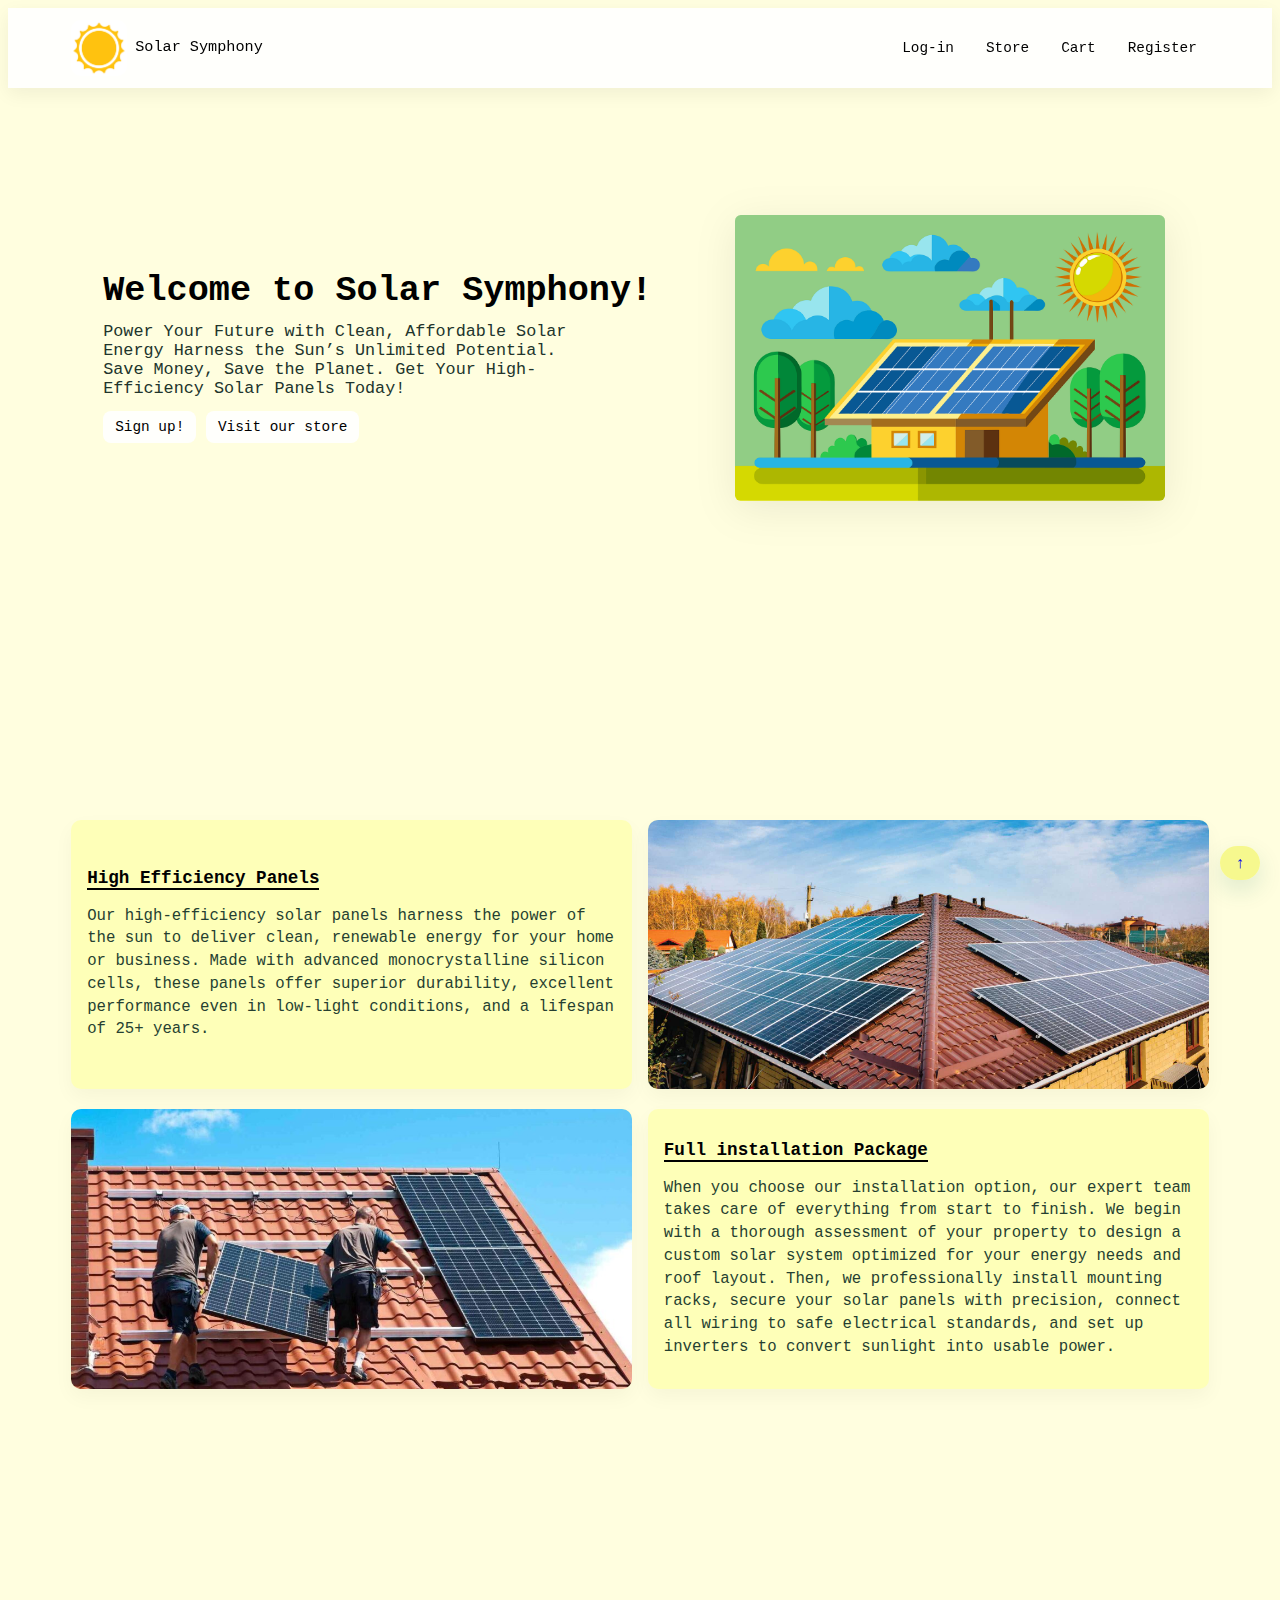
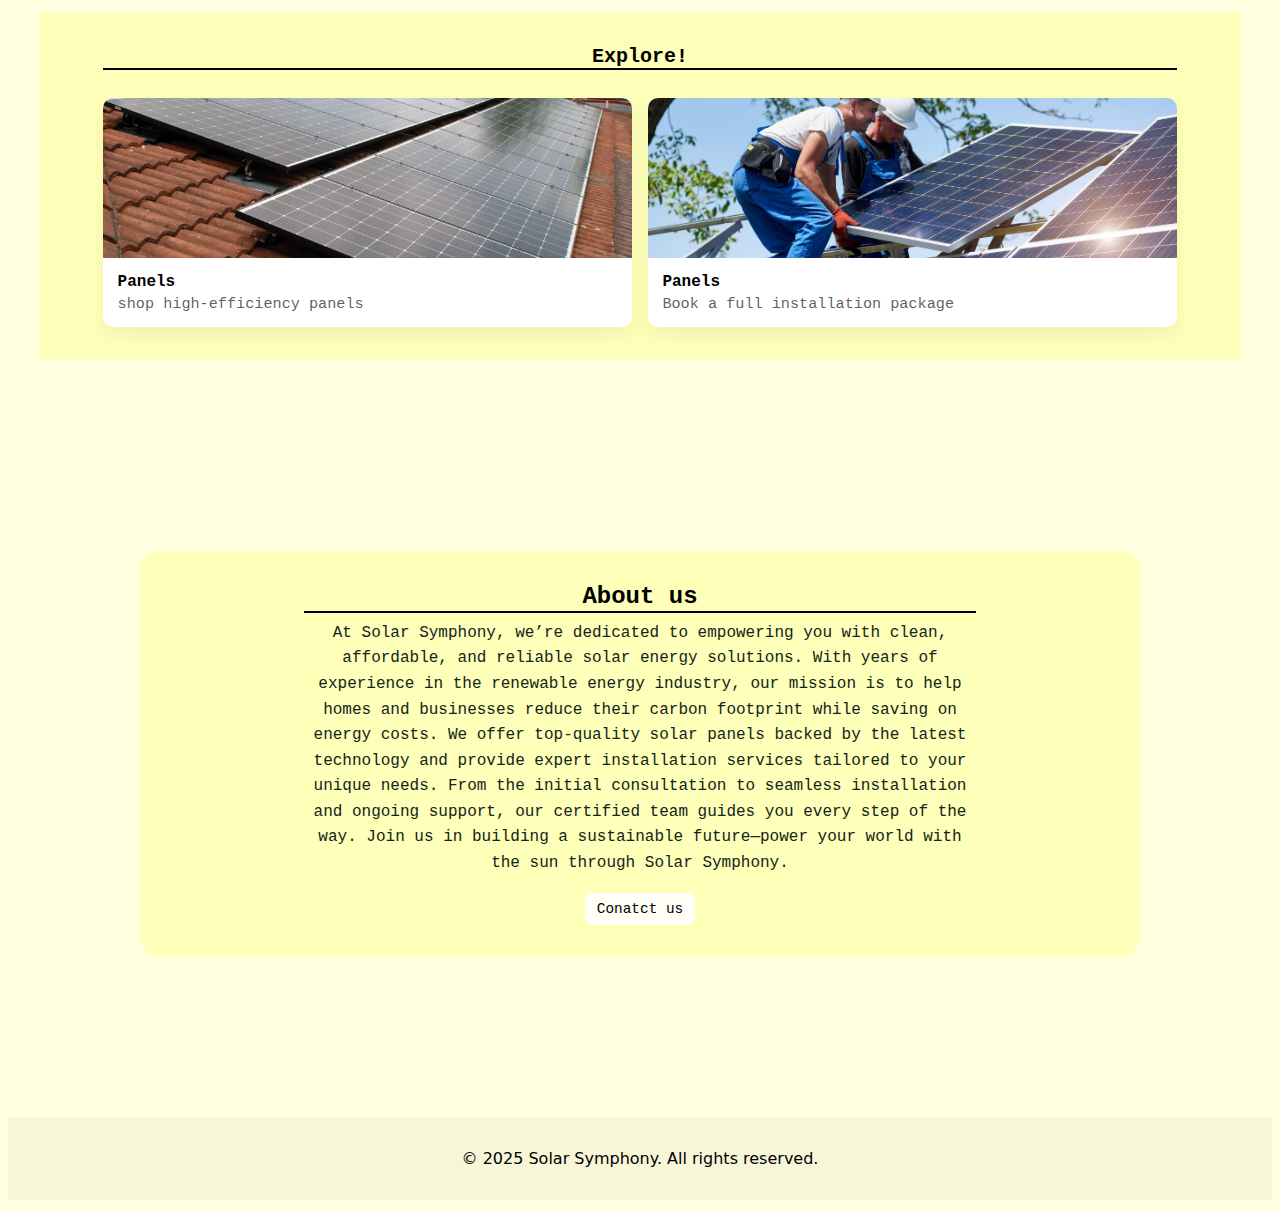
<file: Code/index.html>
<!DOCTYPE html>
<head>
    <meta charset="UTF-8">
    <meta name="viewport" content="width=device-width, initial-scale=1.0">
    <title>Solar Symphony</title>
    <link rel="stylesheet" href="index.css"> 
</head>
<body> 
    <header class="header-container">
        <div class="header-logo-block"> 
            <img src="../Assets/Logo01.png">
            <p>Solar Symphony</p>
        </div>
        <div class="header-nav-block">
            <button class="nav-buttons" onclick="window.location.href='login.html'">Log-in</button>
            <button class="nav-buttons">Store</button>
            <button class="nav-buttons">Cart</button>
            <button class="nav-buttons" onclick="window.location.href='register.html'">Register</button>
        </div>
    </header>
    <section class="hero-container" id="home"> 
        <div class="hero-text-block">
            <h2 class="hero-heading">Welcome to Solar Symphony!</h2>
            <p>Power Your Future with Clean, Affordable Solar Energy Harness the Sun’s Unlimited Potential. Save Money, Save the Planet.
                Get Your High-Efficiency Solar Panels Today!
            </p>
            <div class="hero-button-row">
                <button class="nav-buttons hero01">Sign up!</button>
                <button class="nav-buttons hero02">Visit our store</button>
            </div>
        </div>
        <div class="hero-img-block">
            <img src="../Assets/her0.webp">
        </div>
    </section>
    <section class="description-container">
        <div class="description-box">
            <div class="description-row">
                <div class="description-card text">
                    <h3>High Efficiency Panels</h3>
                    <p>
                        Our high-efficiency solar panels harness the power of the sun to deliver clean, renewable energy for your home or business. 
                        Made with advanced monocrystalline silicon cells, these panels offer superior durability, excellent performance even in low-light 
                        conditions, and a lifespan of 25+ years.
                    </p>
                </div>
                <div class="description-card img">
                    <img src="../Assets/panel01.jpg">
                </div>
            </div>
            <div class="description-row reverse">
                <div class="description-card text">
                    <h3>Full installation Package</h3>
                    <p>
                        When you choose our installation option, our expert team takes care of everything from start to finish. We begin with a thorough 
                        assessment of your property to design a custom solar system optimized for your energy needs and roof layout. Then, we professionally 
                        install mounting racks, secure your solar panels with precision, connect all wiring to safe electrical standards, and set up inverters 
                        to convert sunlight into usable power.
                    </p>
                </div>
                <div class="description-card img">
                    <img src="../Assets/panel02.jpg">
                </div>
            </div>
        </div>
    </section>
    <section class="visit-container">
        <div class="visit block">
            <h2 class="visit-title">Explore!</h2>
            <a class="visit-link" href=""> 
                <img src="../Assets/panel03.webp">
                <div class="visit-link-body">
                    <strong>Panels</strong>
                    <span> shop high-efficiency panels</span>
                </div>
            </a>
             <a class="visit-link" href=""> 
                <img src="../Assets/panel04.jpeg">
                <div class="visit-link-body">
                    <strong>Panels</strong>
                    <span>Book a full installation package</span>
                </div>
            </a>
        </div>
    </section>
    <section class="about-us-container">
        <div class="about-us-block">
            <h2 class="about-title">About us</h2>
            <p class="about-text">
                At Solar Symphony, we’re dedicated to empowering you with clean, affordable, and reliable solar energy solutions. With years of experience 
                in the renewable energy industry, our mission is to help homes and businesses reduce their carbon footprint while saving on energy costs. We offer 
                top-quality solar panels backed by the latest technology and provide expert installation services tailored to your unique needs. From the initial 
                consultation to seamless installation and ongoing support, our certified team guides you every step of the way. Join us in building a sustainable 
                future—power your world with the sun through Solar Symphony.
            </p>
        </div>
        <div class="hero-button-row">
            <button class="nav-buttons hero01">Conatct us</button>
        </div>
    </section>
    <footer class="footer">
        <p class="footer-copyright">
            © 2025 Solar Symphony. All rights reserved.
        </p>
    </footer>
    <a href="#home" class="back-to-top">↑</a>
</body>
</file>
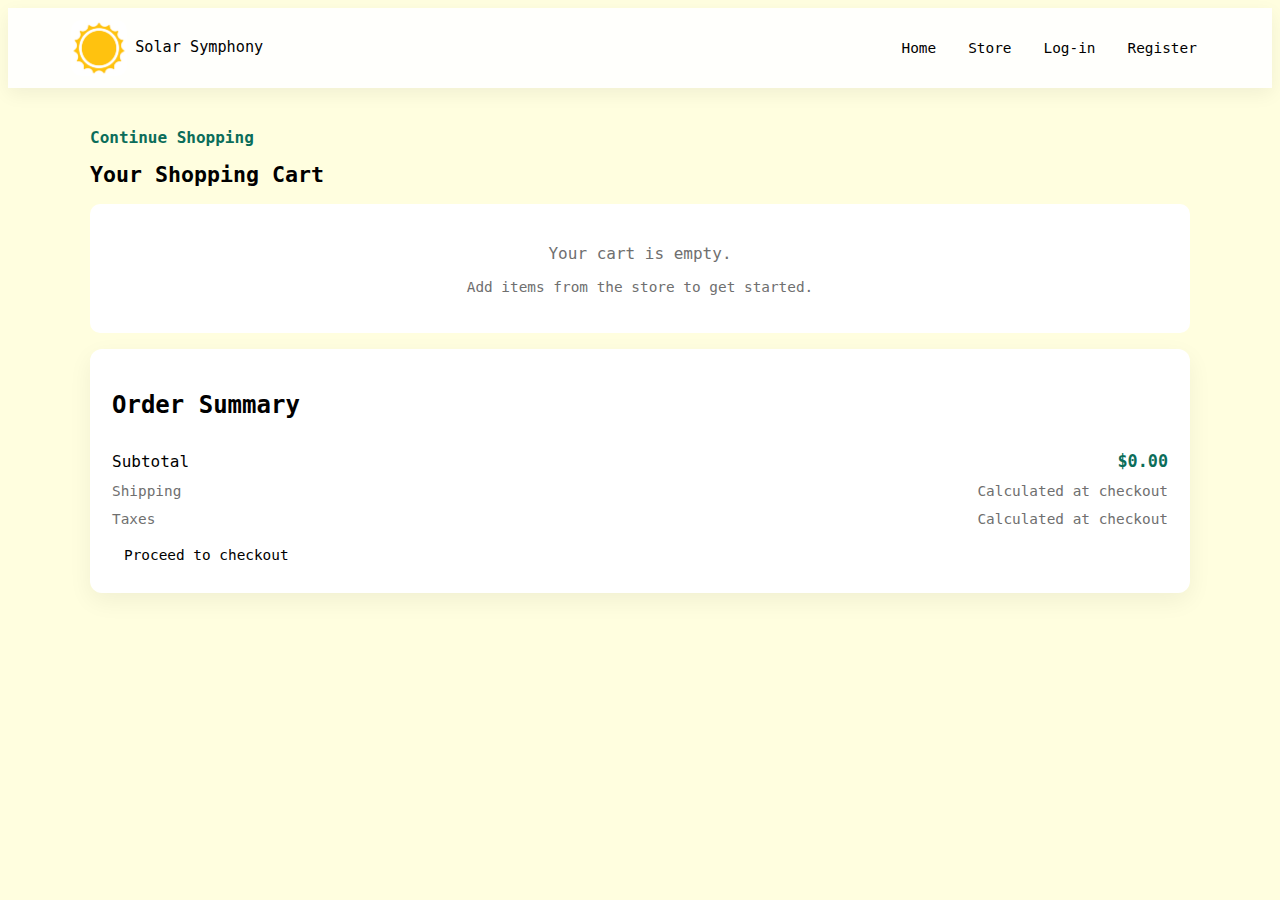
<file: Code/cart.html>
<!-- File: cart.html - Shopping cart page -->
<!doctype html>
<html lang="en">
<head>
  <meta charset="utf-8" />
  <meta name="viewport" content="width=device-width,initial-scale=1" />
  <title>Cart — Solar Symphony</title>
  <link rel="stylesheet" href="index.css" />
  <link rel="stylesheet" href="cart.css" />
</head>
<body> 
    <script src="main.js"></script>
    <!-- Header + navigation -->
    <header class="header-container">
        <div class="header-logo-block"> 
            <img src="../Assets/Logo01.png">
            <p>Solar Symphony</p>
        </div>
        <div class="header-nav-block">
            <button class="nav-buttons" onclick="window.location.href='index.html'">Home</button>
            <button class="nav-buttons" onclick="window.location.href='store.html'">Store</button>
            <button class="nav-buttons" onclick="window.location.href='login.html'">Log-in</button>
            <button class="nav-buttons" onclick="window.location.href='register.html'">Register</button>
        </div>
    </header>
    <!-- Cart content: items list and order summary -->
    <section class="cart-container">
        <a class="back" href="store.html">Continue Shopping</a>
        <h2 class="cart-title">Your Shopping Cart</h2>
        <div class="cart-box">
            <div class="cart-items" id="cart-items-root" aria-live="polite"></div>
            <aside class="summary" aria-labelledby="summary-heading">
                <h2 class="cart-heading">Order Summary</h2>
                <div class="row">
                    <div class="cart">Subtotal</div>
                    <div id="subtotal" class="subtotal">$0.00</div>
                </div>
                <div class="row small">
                    <div>Shipping</div>
                    <div class="mute">Calculated at checkout</div>
                </div>
                <div class="row small">
                    <div>Taxes</div>
                    <div class="mute">Calculated at checkout</div>
                </div>
                <div>
                    <button id="checkoutBtn" class="nav-buttons" type="button" onclick="window.location.href='checkout.html'">Proceed to checkout</button>
                </div>
            </aside>
        </div>
    </section>
</body>
</file>
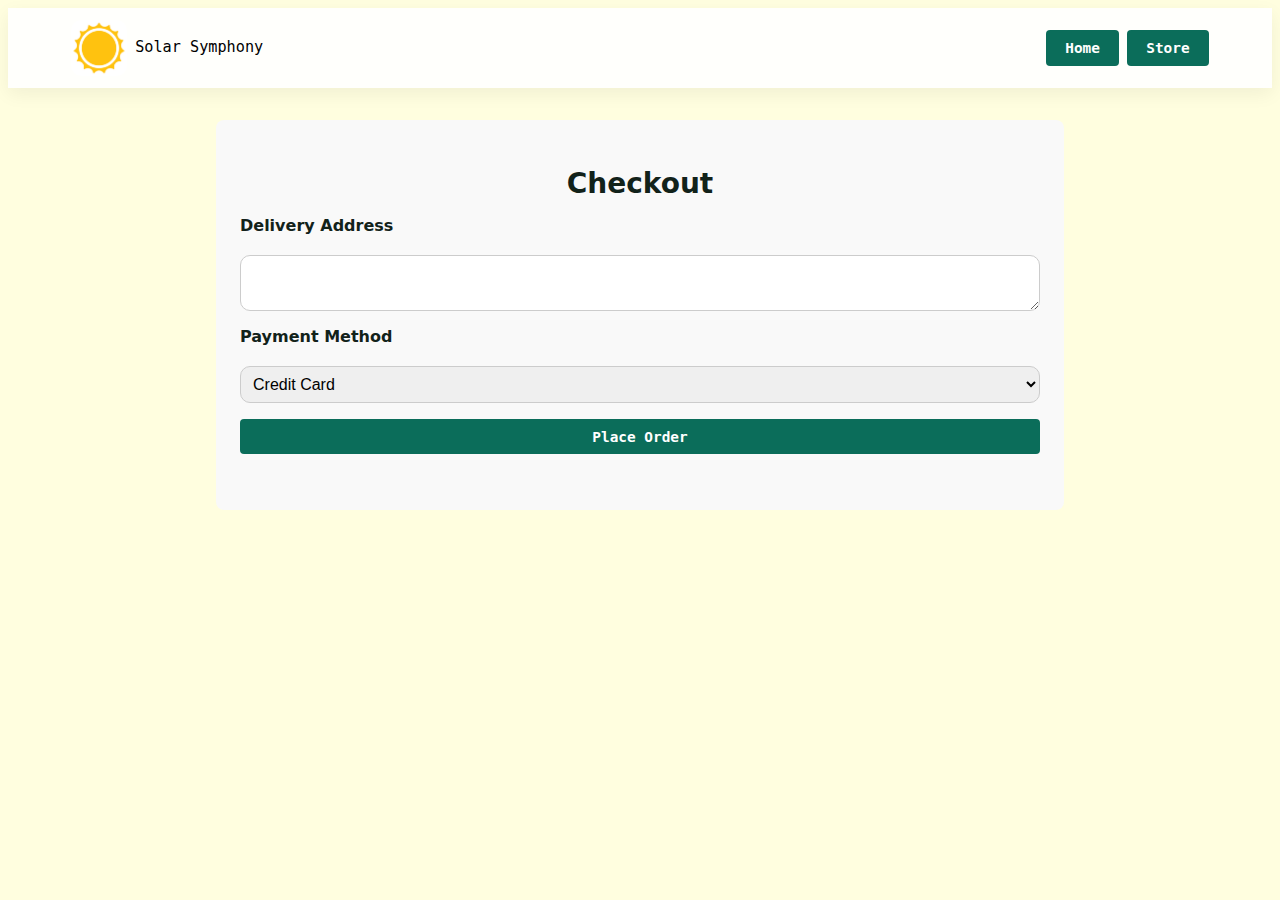
<file: Code/checkout.html>
<!-- File: checkout.html - Checkout and order placement page -->
<!doctype html>
<html lang="en">
<head>
  <meta charset="utf-8" />
  <meta name="viewport" content="width=device-width,initial-scale=1" />
  <title>Cart — Solar Symphony</title>
  <link rel="stylesheet" href="index.css" />
  <link rel="stylesheet" href="checkout.css" />
</head>
<body> 
    <!-- Shared header and primary navigation -->
    <header class="header-container">
        <div class="header-logo-block"> 
            <img src="../Assets/Logo01.png">
            <p>Solar Symphony</p>
        </div>
        <div class="header-nav-block">
            <button class="nav-buttons" onclick="window.location.href='index.html'">Home</button>
            <button class="nav-buttons" onclick="window.location.href='store.html'">Store</button>
        </div>
    </header>
    <!-- Checkout form and receipt display -->
    <section class="checkout-container">
        <h2 class="checkout-title">Checkout</h2>
        <form class="login-form" id="checkout-form">
            <label for="address">Delivery Address</label>
            <textarea id="address" required></textarea>
            <label for="payment">Payment Method</label>
            <select id="payment" required>
                <option value="Credit Card">Credit Card</option>
                <option value="Debit Card">Debit Card</option>
                <option value="Cash on Delivery">Cash on Delivery</option>
                <option value="Bank Transfer">Bank Transfer</option>
            </select>
            <button type="submit" class="nav-buttons">Place Order</button>
        </form>
        <section class="receipt-container">
            <h3 class="receipt-title">Order Receipt</h3>
            <pre id="receipt-output"></pre>
            <button id="download-receipt" class="nav-buttons">Download Receipt</button>
        </section>
    </section>
    <script src="main.js"></script>
</body>
</file>
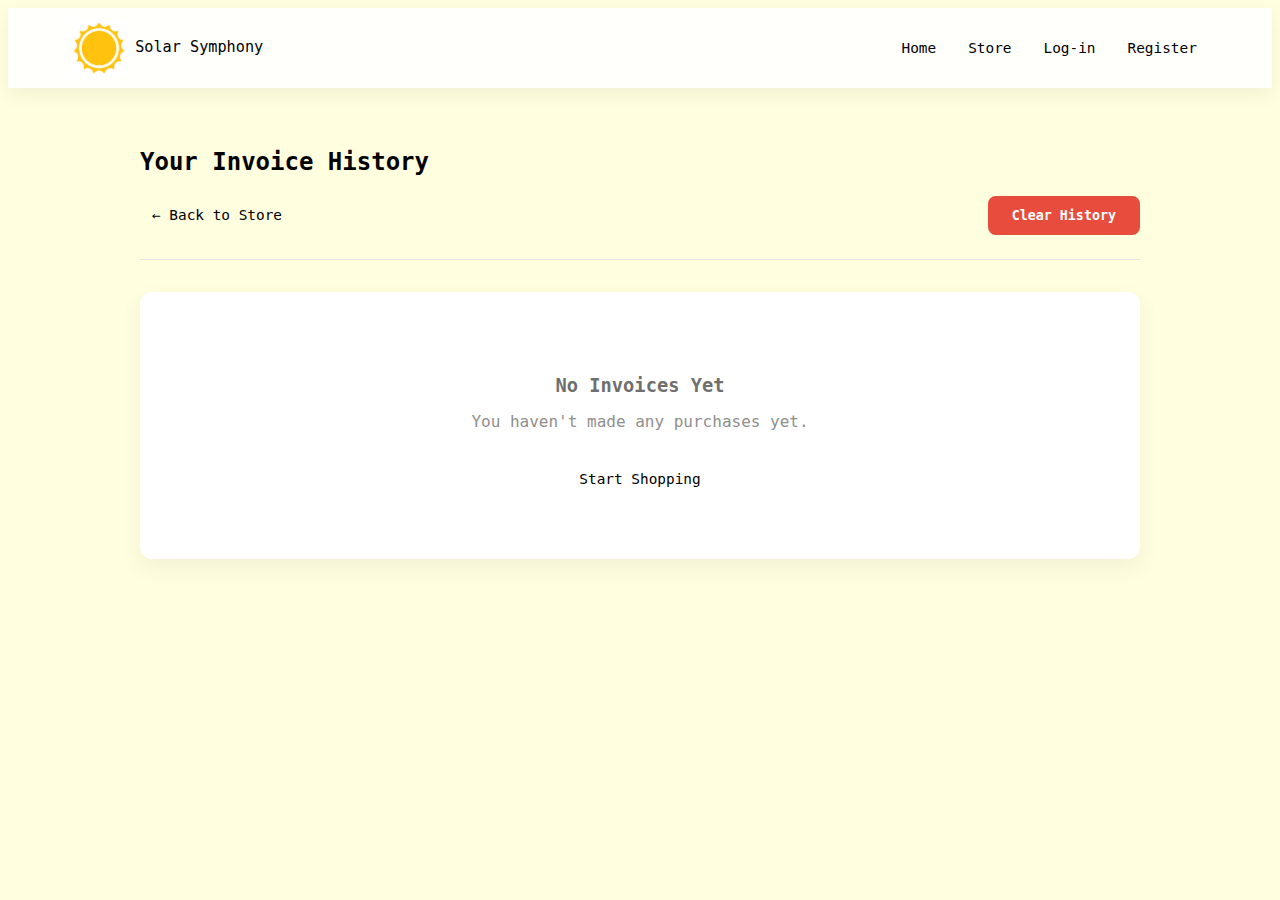
<file: Code/invoice-history.html>
<!DOCTYPE html>
<html lang="en">
  <head>
    <meta charset="utf-8" />
    <meta name="viewport" content="width=device-width,initial-scale=1" />
    <title>Invoice History — Solar Symphony</title>
    <link rel="stylesheet" href="index.css" />
    <link rel="stylesheet" href="invoice-history.css" />
  </head>
  <body>
    <!-- Header (shared across pages) -->
    <header class="header-container">
      <div class="header-logo-block">
        <img src="../Assets/Logo01.png" />
        <p>Solar Symphony</p>
      </div>
      <div class="header-nav-block">
        <button class="nav-buttons" onclick="window.location.href='index.html'">
          Home
        </button>
        <button class="nav-buttons" onclick="window.location.href='store.html'">
          Store
        </button>
        <!-- These show when user is NOT logged in -->
        <button
          class="nav-buttons login-btn"
          onclick="window.location.href='login.html'"
          style="display: none"
        >
          Log-in
        </button>
        <button
          class="nav-buttons register-btn"
          onclick="window.location.href='register.html'"
          style="display: none"
        >
          Register
        </button>
        <!-- These show when user is logged in -->
        <button
          class="nav-buttons invoices-btn"
          onclick="window.location.href='invoice-history.html'"
          style="display: none"
        >
          My Invoices
        </button>
        <button
          class="nav-buttons cart-icon-btn"
          onclick="window.location.href='cart.html'"
          style="display: none"
        >
          <span class="cart-icon">
            <img src="/Assets/cart.svg" alt="cart icon" />
          </span>
          <span class="cart-badge" id="nav-cart-badge">0</span>
        </button>
        <button
          class="nav-buttons logout-btn"
          onclick="logout() "
          style="display: none"
        >
          Logout
        </button>
      </div>
    </header>

    <main class="invoice-history-container">
      <h2>Your Invoice History</h2>

      <div class="invoice-history-actions">
        <button id="back-to-store" class="nav-buttons">← Back to Store</button>
        <button id="clear-history" class="remove-btn">Clear History</button>
      </div>

      <div id="invoices-list" class="invoices-list">
        <!-- Invoices will be dynamically inserted here -->
      </div>

      <div id="empty-history" class="empty-history" style="display: none">
        <h3>No Invoices Yet</h3>
        <p>You haven't made any purchases yet.</p>
        <button onclick="window.location.href='store.html'" class="nav-buttons">
          Start Shopping
        </button>
      </div>
    </main>
    <script src="login.js"></script>
    <script src="main.js"></script>
  </body>
</html>
</file>
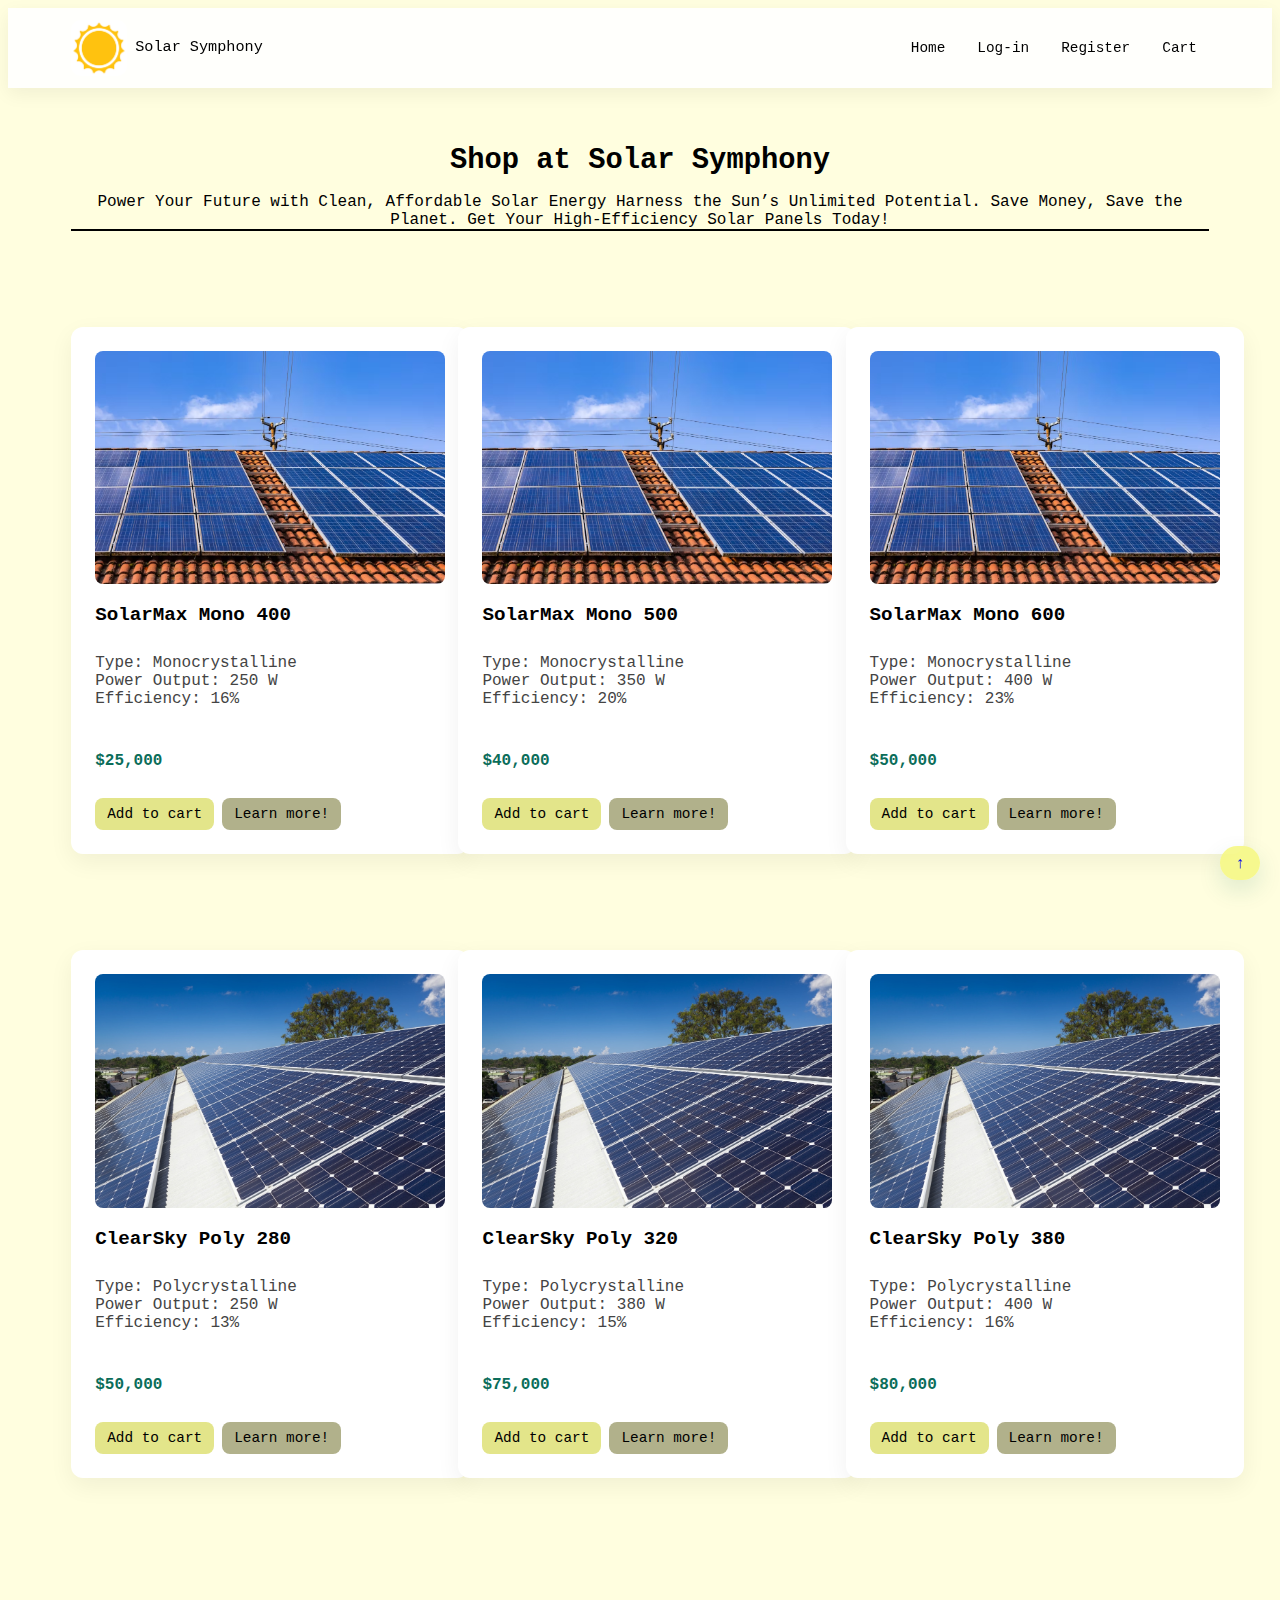
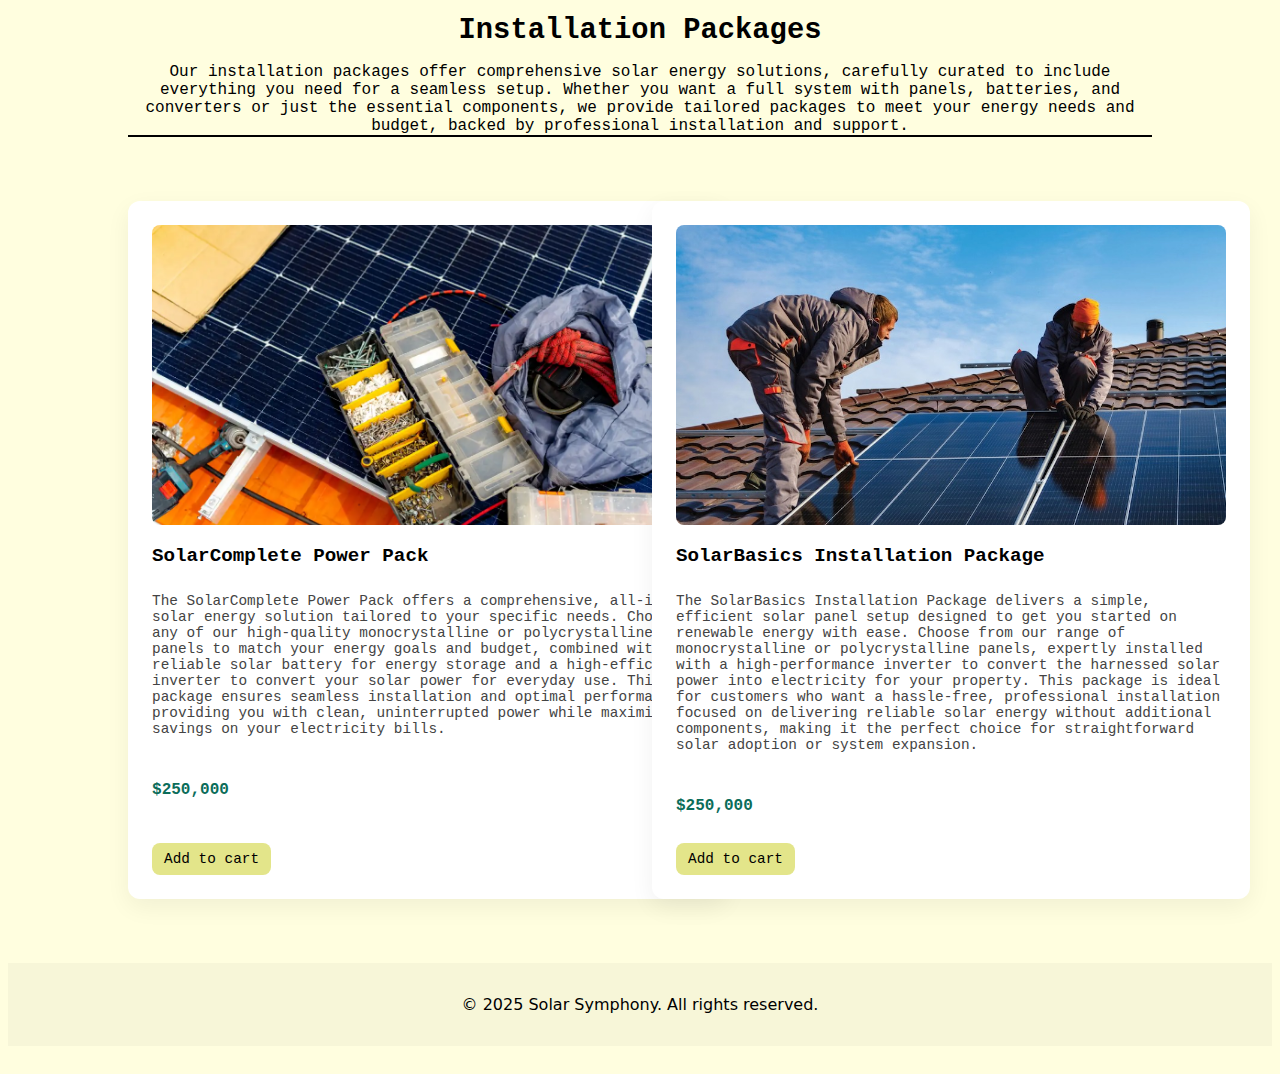
<file: Code/invoice.html>
<!DOCTYPE html>
<html lang="en">
  <head>
    <meta charset="utf-8" />
    <meta name="viewport" content="width=device-width,initial-scale=1" />
    <title>Invoice — Solar Symphony</title>
    <link rel="stylesheet" href="index.css" />
    <link rel="stylesheet" href="invoice.css" />
  </head>
  <body>
    <!-- Header (shared across pages) -->
    <header class="header-container">
      <div class="header-logo-block">
        <img src="../Assets/Logo01.png" />
        <p>Solar Symphony</p>
      </div>
      <div class="header-nav-block">
        <button class="nav-buttons" onclick="window.location.href='index.html'">
          Home
        </button>
        <button class="nav-buttons" onclick="window.location.href='store.html'">
          Store
        </button>
        <!-- These show when user is NOT logged in -->
        <button
          class="nav-buttons login-btn"
          onclick="window.location.href='login.html'"
          style="display: none"
        >
          Log-in
        </button>
        <button
          class="nav-buttons register-btn"
          onclick="window.location.href='register.html'"
          style="display: none"
        >
          Register
        </button>
        <!-- These show when user is logged in -->
        <button
          class="nav-buttons invoices-btn"
          onclick="window.location.href='invoice-history.html'"
          style="display: none"
        >
          My Invoices
        </button>
        <button
          class="nav-buttons cart-icon-btn"
          onclick="window.location.href='cart.html'"
          style="display: none"
        >
          <span class="cart-icon">
            <img src="/Assets/cart.svg" alt="cart icon" />
          </span>
          <span class="cart-badge" id="nav-cart-badge">0</span>
        </button>
        <button
          class="nav-buttons logout-btn"
          onclick="logout() "
          style="display: none"
        >
          Logout
        </button>
      </div>
    </header>
    <main class="invoice-container">
      <section class="invoice-header">
        <div class="logo-container">
          <img src="../Assets/Logo01.png" alt="Solar Symphony Logo" />
          <h1>Solar Symphony</h1>
        </div>
        <div class="invoice-info">
          <div class="billing-info">
            <p>BILLING TO</p>
            <h3 id="customer-name"></h3>
            <p id="customer-address"></p>
            <p id="customer-email"></p>
            <p id="customer-phone"></p>
          </div>
          <div class="invoice-details">
            <p>Invoice NO: <span id="invoice-no"></span></p>
            <p>Date: <span id="invoice-date"></span></p>
          </div>
        </div>
      </section>

      <section class="invoice-items">
        <table class="invoice-table">
          <thead>
            <tr>
              <th>Product</th>
              <th>Price</th>
              <th>Quantity</th>
              <th>Total</th>
            </tr>
          </thead>
          <tbody id="invoice-products">
            <!-- Product rows will be inserted here dynamically -->
          </tbody>
          <tfoot>
            <tr class="summary-row">
              <td colspan="2"></td>
              <td><strong>Subtotal</strong></td>
              <td id="invoice-subtotal"></td>
            </tr>
            <tr class="summary-row">
              <td colspan="2"></td>
              <td><strong>Shipping</strong></td>
              <td id="invoice-shipping"></td>
            </tr>
            <tr class="summary-row">
              <td colspan="2"></td>
              <td><strong>Discount</strong></td>
              <td id="invoice-discount" style="color: #e74c3c"></td>
            </tr>
            <tr class="summary-row">
              <td colspan="2"></td>
              <td><strong>Tax</strong></td>
              <td id="invoice-taxes"></td>
            </tr>
            <tr class="grand-total-row">
              <td colspan="2"></td>
              <td><strong>Total</strong></td>
              <td id="invoice-total"></td>
            </tr>
          </tfoot>
        </table>
      </section>

      <div class="invoice-buttons">
        <button id="print-invoice" class="nav-buttons">Print Invoice</button>
        <button id="back-to-store" class="nav-buttons">Back to Store</button>
      </div>

      <h3 class="thankyou">Thank You For Your Business!</h3>
    </main>
    <script src="login.js"></script>
    <script src="main.js"></script>
  </body>
</html>
</file>
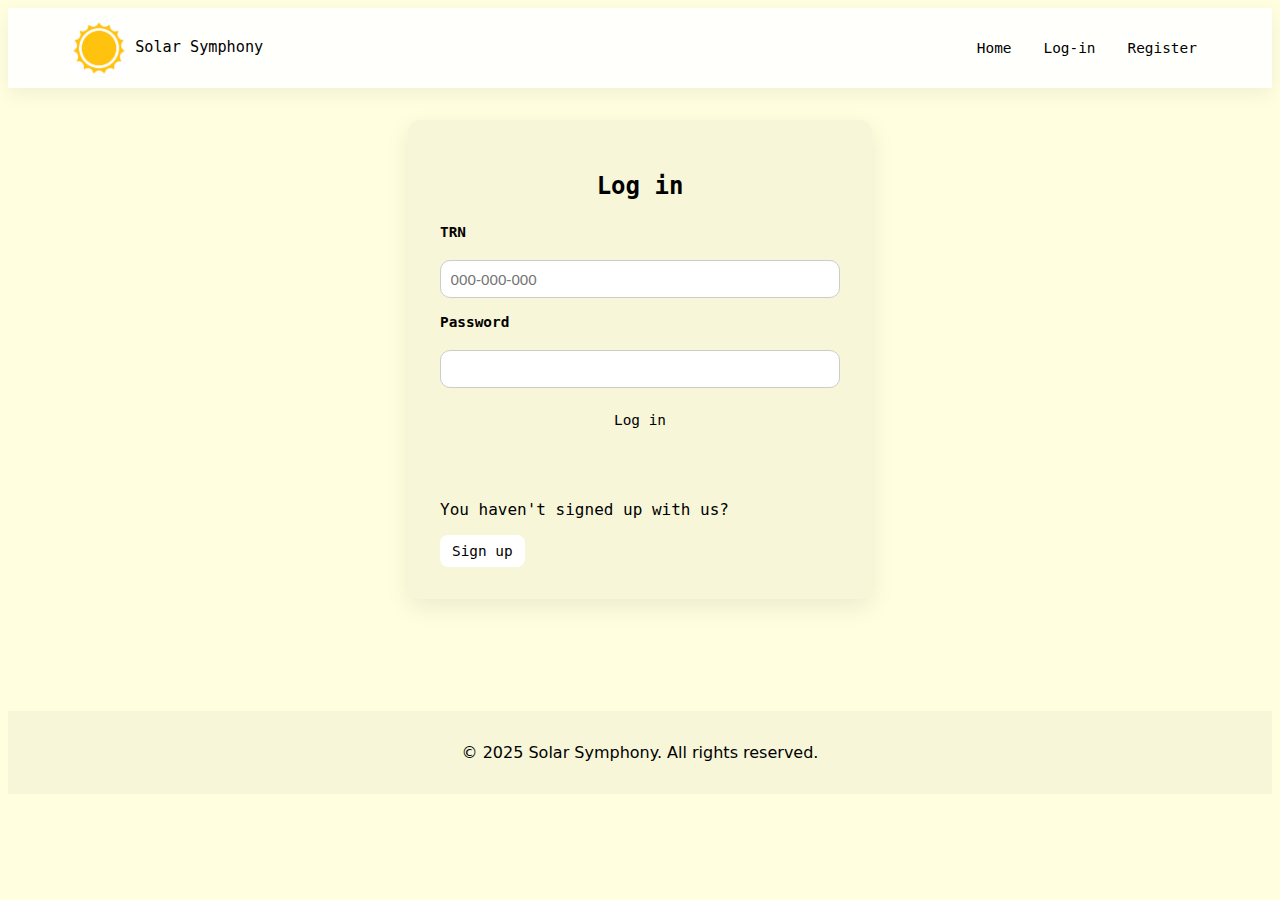
<file: Code/login.html>
<!-- File: login.html - User login page -->
<!DOCTYPE html>

<head>
  <meta charset="UTF-8" />
  <meta name="viewport" content="width=device-width, initial-scale=1.0" />
  <title>Solar Symphony</title>
  <link rel="stylesheet" href="index.css" />
  <link rel="stylesheet" href="login.css" />
</head>

<body>
  <!-- Header (shared across pages) -->
  <header class="header-container">
    <div class="header-logo-block">
      <img src="../Assets/Logo01.png" />
      <p>Solar Symphony</p>
    </div>
    <div class="header-nav-block">
      <button class="nav-buttons" onclick="window.location.href='index.html'">
        Home
      </button>
      <!-- These show when user is NOT logged in -->
      <button class="nav-buttons login-btn" onclick="window.location.href='login.html'" style="display: none">
        Log-in
      </button>
      <button class="nav-buttons register-btn" onclick="window.location.href='register.html'" style="display: none">
        Register
      </button>
      <!-- These show when user is logged in -->
      <button class="nav-buttons invoices-btn" onclick="window.location.href='invoice-history.html'"
        style="display: none">
        My Invoices
      </button>
      <button class="nav-buttons cart-icon-btn" onclick="window.location.href='cart.html'" style="display: none">
        <span class="cart-icon">
          <img src="/Assets/cart.svg" alt="cart icon" />
        </span>
        <span class="cart-badge" id="nav-cart-badge">0</span>
      </button>
      <button class="nav-buttons logout-btn" onclick="logout() " style="display: none">
        Logout
      </button>
    </div>
  </header>
  <!-- Login form container -->
  <section class="login-container">
    <div class="login-box">
      <h2 class="login-title">Log in</h2>
      <div class="login-content">
        <form class="login-form" id="login-form">
          <label for="trn">TRN</label>
          <input type="text" id="trn" name="trn" placeholder="000-000-000" required />
          <label for="password">Password</label>
          <input type="password" id="password" name="password" required />
          <button type="submit" class="nav-buttons">Log in</button>
        </form>
        <p>You haven't signed up with us?</p>
        <button class="nav-buttons login" onclick="window.location.href='register.html'">
          Sign up
        </button>
      </div>
    </div>
  </section>
  <footer class="footer">
    <p class="footer-copyright">© 2025 Solar Symphony. All rights reserved.</p>
  </footer>
  <script src="login.js"></script>
  <script src="main.js"></script>
</body>
</file>
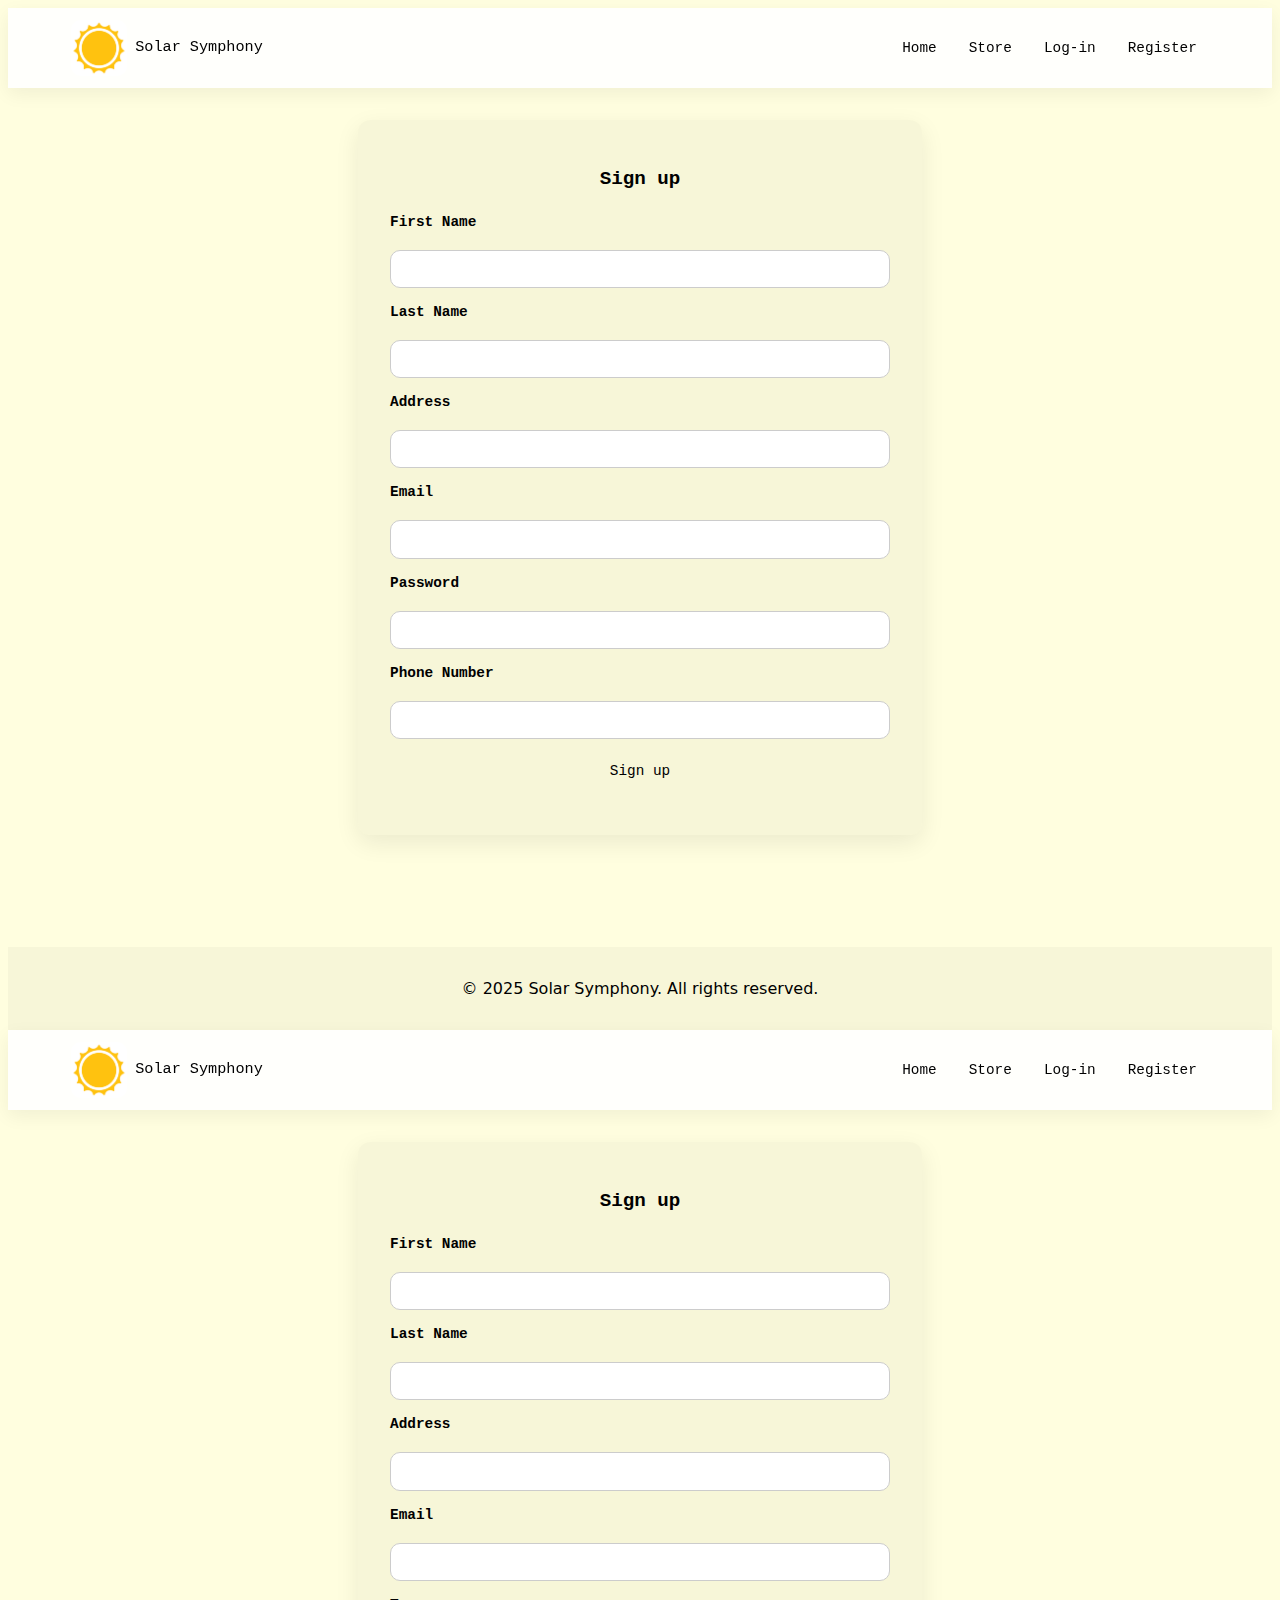
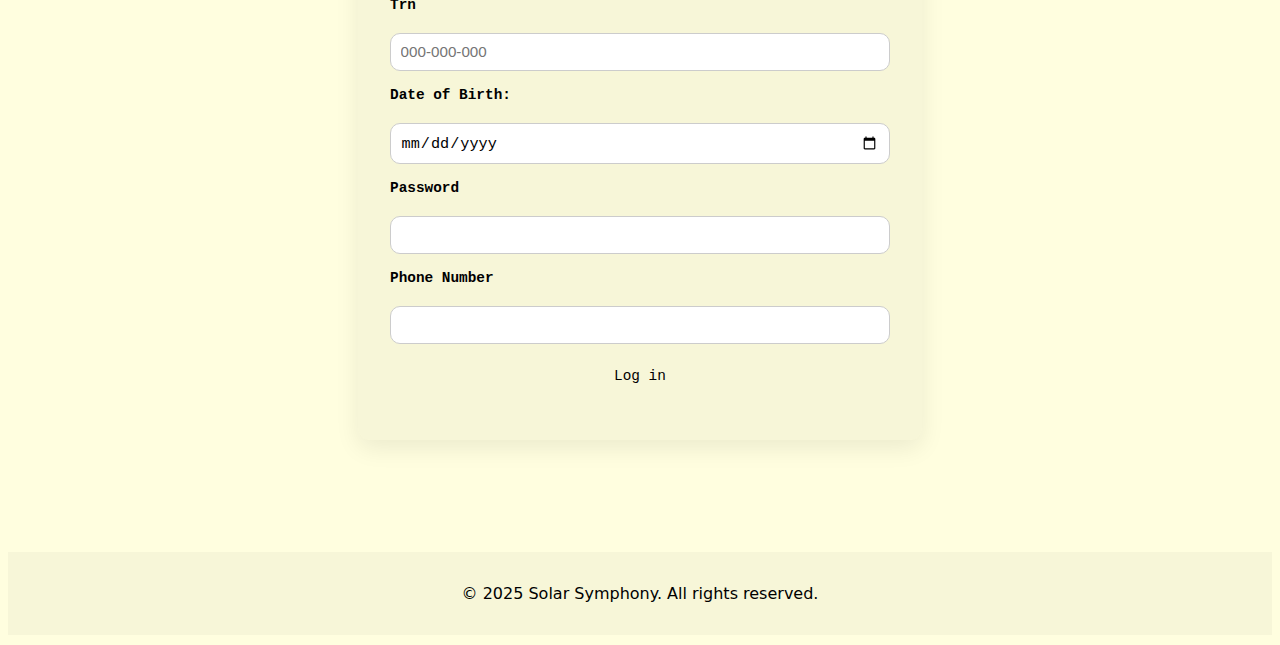
<file: Code/register.html>
<!-- File: register.html - User registration page -->

<head>
  <meta charset="UTF-8" />
  <meta name="viewport" content="width=device-width, initial-scale=1.0" />
  <title>Solar Symphony</title>
  <link rel="stylesheet" href="index.css" />
  <link rel="stylesheet" href="login.css" />
</head>

<body>
  <!-- Header (shared across pages) -->
  <header class="header-container">
    <div class="header-logo-block">
      <img src="../Assets/Logo01.png" />
      <p>Solar Symphony</p>
    </div>
    <div class="header-nav-block">
      <button class="nav-buttons" onclick="window.location.href='index.html'">
        Home
      </button>
      <button class="nav-buttons" onclick="window.location.href='store.html'">
        Store
      </button>
      <!-- These show when user is NOT logged in -->
      <button class="nav-buttons login-btn" onclick="window.location.href='login.html'">
        Log-in
      </button>
      <button class="nav-buttons register-btn" onclick="window.location.href='register.html'">
        Register
      </button>
      <!-- These show when user is logged in -->
      <button class="nav-buttons invoices-btn" onclick="window.location.href='invoice-history.html'">
        My Invoices
      </button>
      <button class="nav-buttons cart-icon-btn" onclick="window.location.href='cart.html'">
        <span class="cart-icon">
          <img src="/Assets/cart.svg" alt="cart icon" />
        </span>
        <span class="cart-badge" id="nav-cart-badge">0</span>
      </button>
      <button class="nav-buttons logout-btn" onclick="logout()">Logout</button
>
    </div>
  </header>
  <!-- Registration form container -->
  <section class="register-container">
    <div class="register-box">
      <h2 class="register-title">Sign up</h2>
      <div clas="register-content">
        <form class="register-form" id="register-form">
          <label for="first-name">First Name</label>
          <input type="text" id="first-name" name="first-name" required />    
          <label for="last-name">Last Name</label>
          <input type="text" id="last-name" name="last-name" required />      
          <label for="address">Address</label>
          <input type="text" id="address" name="address" required />
          <label for="email">Email</label>
          <input type="email" id="register-email" name="email" required />    
          <label for="password">Password</label>
          <input
            type="password"
            id="register-password"
            name="password"
            required
          />
          <label for="phone">Phone Number</label>
          <input type="tel" id="phone" name="phone" required />
          <button type="submit" class="nav-buttons">Log in</button>
        </form>
      </div>
    </div>
  </section>
  <footer class="footer">
    <p class="footer-copyright">© 2025 Solar Symphony. All rights reserved.</p
>
  </footer>
  <script src="login.js"></script>
</body>

<!-- File: register.html - User registration page -->
<head>
  <meta charset="UTF-8" />
  <meta name="viewport" content="width=device-width, initial-scale=1.0" />
  <title>Solar Symphony</title>
  <link rel="stylesheet" href="index.css" />
  <link rel="stylesheet" href="login.css" />
</head>
<body>
  <!-- Header (shared across pages) -->
  <header class="header-container">
    <div class="header-logo-block">
      <img src="../Assets/Logo01.png" />
      <p>Solar Symphony</p>
    </div>
    <div class="header-nav-block">
      <button class="nav-buttons" onclick="window.location.href='index.html'">
        Home
      </button>
      <button class="nav-buttons" onclick="window.location.href='store.html'">
        Store
      </button>
      <!-- These show when user is NOT logged in -->
      <button
        class="nav-buttons login-btn"
        onclick="window.location.href='login.html'"
      >
        Log-in
      </button>
      <button
        class="nav-buttons register-btn"
        onclick="window.location.href='register.html'"
      >
        Register
      </button>
      <!-- These show when user is logged in -->
      <button
        class="nav-buttons invoices-btn"
        onclick="window.location.href='invoice-history.html'"
      >
        My Invoices
      </button>
      <button
        class="nav-buttons cart-icon-btn"
        onclick="window.location.href='cart.html'"
      >
        <span class="cart-icon">
          <img src="/Assets/cart.svg" alt="cart icon" />
        </span>
        <span class="cart-badge" id="nav-cart-badge">0</span>
      </button>
      <button class="nav-buttons logout-btn" onclick="logout()">Logout</button>
    </div>
  </header>
  <!-- Registration form container -->
  <section class="register-container">
    <div class="register-box">
      <h2 class="register-title">Sign up</h2>
      <div clas="register-content">
        <form class="register-form" id="register-form">
          <label for="first-name">First Name</label>
          <input type="text" id="first-name" name="first-name" required />
          <label for="last-name">Last Name</label>
          <input type="text" id="last-name" name="last-name" required />
          <label for="address">Address</label>
          <input type="text" id="address" name="address" required />
          <label for="email">Email</label>
          <input type="email" id="register-email" name="email" required />
          <label for="trn">Trn</label>
          <input type="text" id="trn" name="trn" placeholder="000-000-000" pattern="\d{3}-\d{3}-\d{3}" required />
          <label for="dob">Date of Birth:</label>
          <input type="date" id="dob" required>
          <label for="password">Password</label>
          <input type="password" id="register-password" name="password" required />
          <label for="phone">Phone Number</label>
          <input type="tel" id="phone" name="phone" required />
          <button type="submit" class="nav-buttons">Log in</button>
        </form>
      </div>
    </div>
  </section>
  <footer class="footer">
    <p class="footer-copyright">© 2025 Solar Symphony. All rights reserved.</p>
  </footer>
  <script src="login.js"></script>
  <script src=""></script>
</body>
</file>
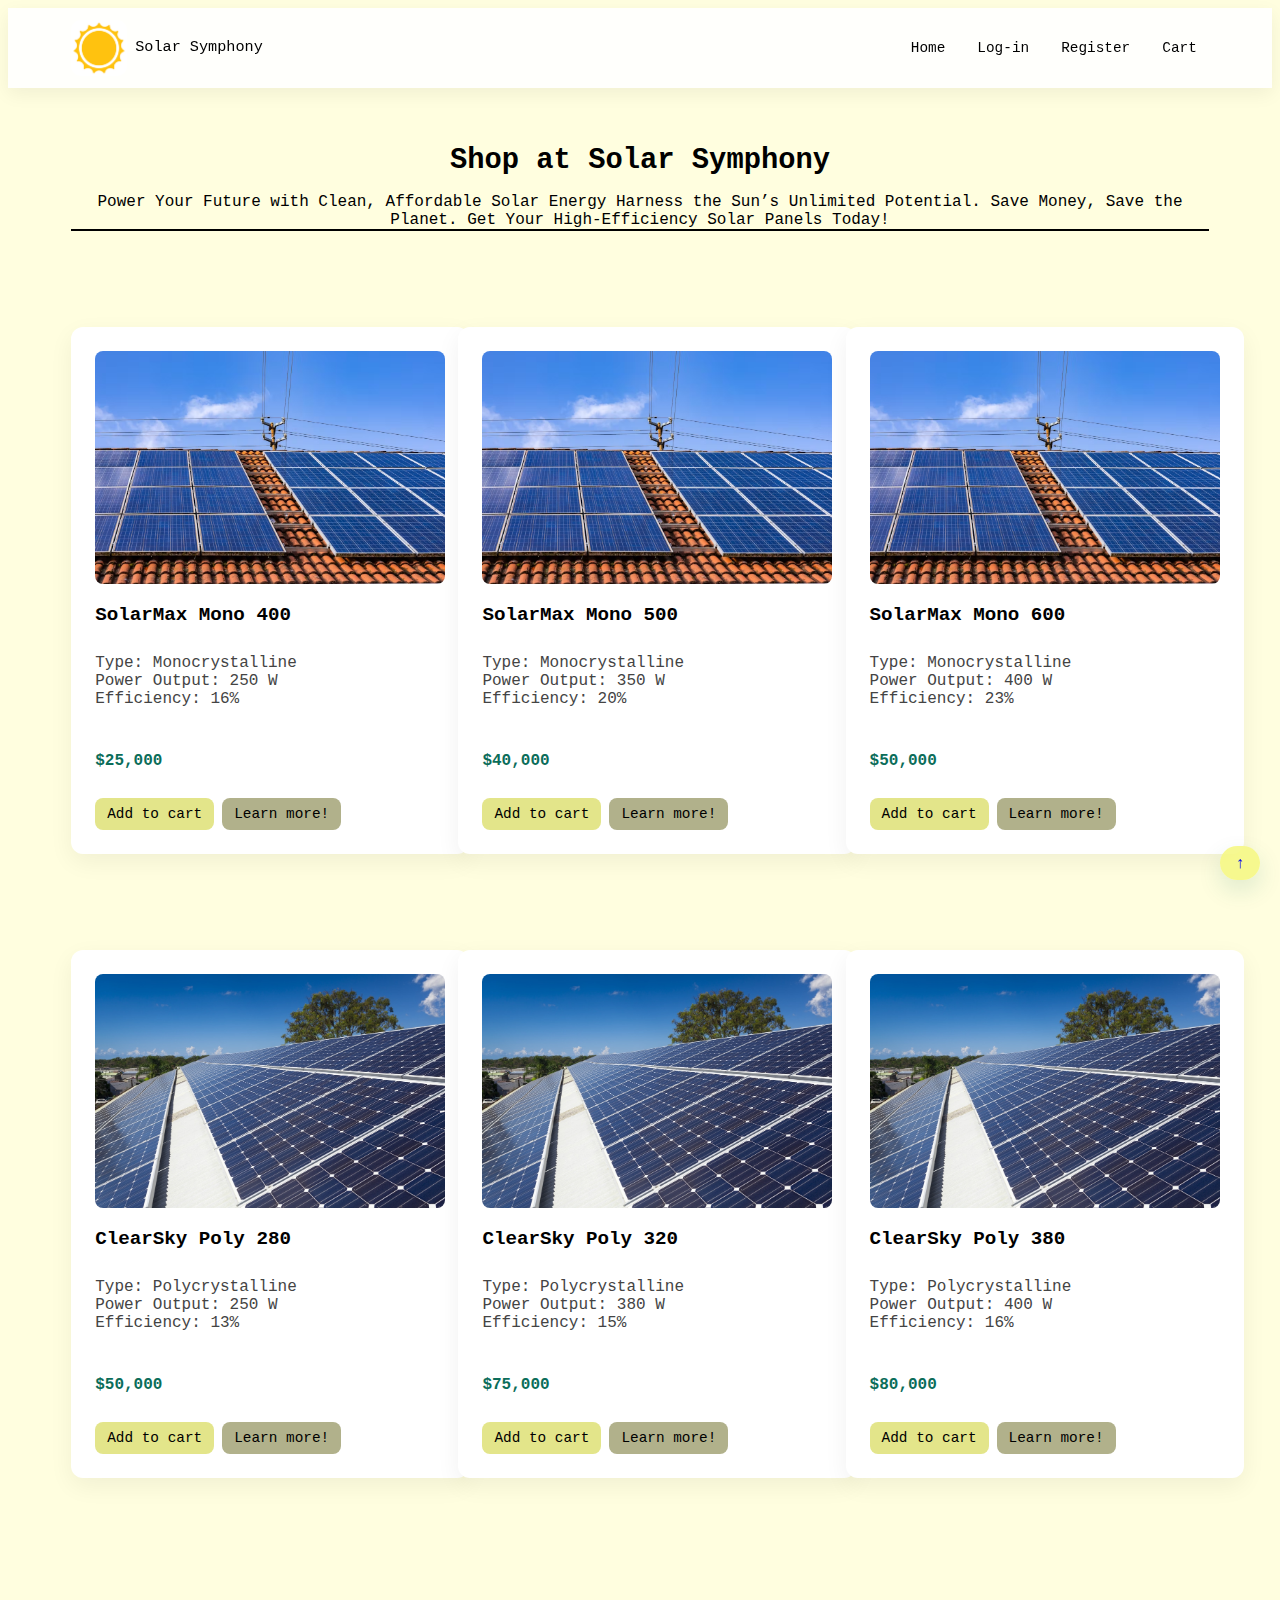
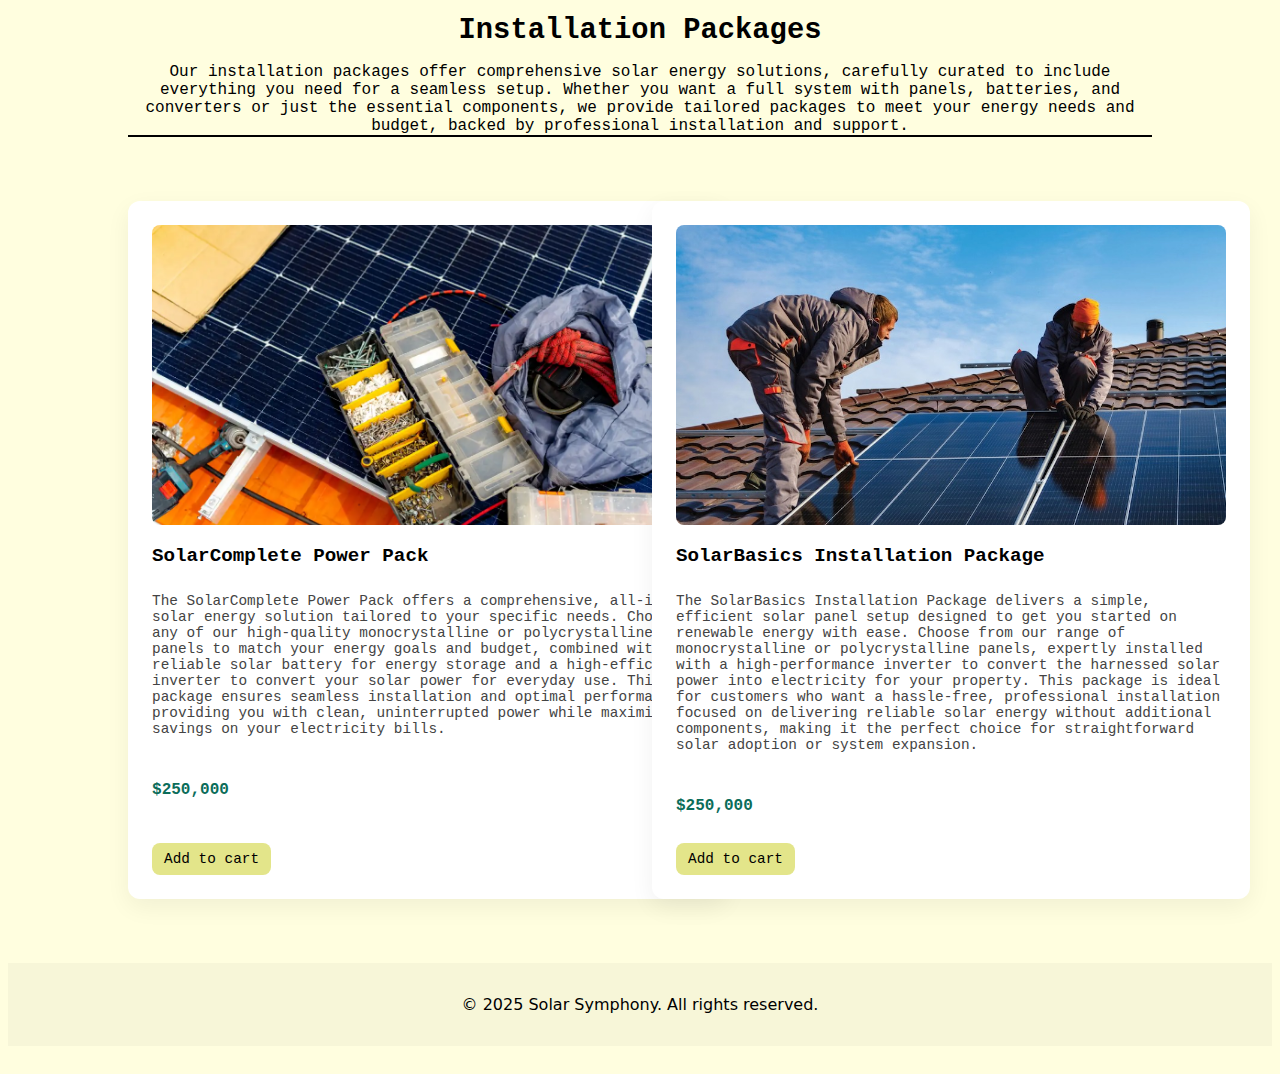
<file: Code/store.html>
<head>
    <meta charset="UTF-8">
    <meta name="viewport" content="width=device-width, initial-scale=1.0">
    <title>Solar Symphony</title>
    <link rel="stylesheet" href="index.css"> 
    <link rel="stylesheet" href="store.css">
</head>
<body>
    <header class="header-container">
        <div class="header-logo-block"> 
            <img src="../Assets/Logo01.png">
            <p>Solar Symphony</p>
        </div>
        <div class="header-nav-block">
            <button class="nav-buttons" onclick="window.location.href='index.html'">Home</button>
            <button class="nav-buttons" onclick="window.location.href='login.html'">Log-in</button>
            <button class="nav-buttons" onclick="window.location.href='register.html'">Register</button>
            <button class="nav-buttons">Cart</button>
        </div>
    </header>
    <section class="store-container" id="head"> 
       <h2 class="store-title">Shop at Solar Symphony</h2>
       <p class="store-hero">
            Power Your Future with Clean, Affordable Solar Energy Harness the Sun’s Unlimited Potential. Save Money, Save the Planet.
            Get Your High-Efficiency Solar Panels Today!
       </p>
       <div class="Store-content-box">
            <div class="product-card">
                <img src="../Assets/product-img01.avif" class="product-image">
                <h3 class="product-name">SolarMax Mono 400</h3>
                <p class="product-description">Type: Monocrystalline<br>Power Output: 250 W<br>Efficiency: 16%</p>
                <p class="product-price">$25,000</p>
                <div class="product-actions">
                    <button class="nav-buttons store">Add to cart</button>
                    <button class="nav-buttons storeL">Learn more!</button>
                </div>
            </div>

            <div class="product-card">
                <img src="../Assets/product-img01.avif" class="product-image">
                <h3 class="product-name">SolarMax Mono 500</h3>
                <p class="product-description">Type: Monocrystalline<br>Power Output: 350 W<br>Efficiency: 20%</p>
                <p class="product-price">$40,000</p>
                <div class="product-actions">
                    <button class="nav-buttons store">Add to cart</button>
                    <button class="nav-buttons storeL">Learn more!</button>
                </div>
            </div>

            <div class="product-card">
                <img src="../Assets/product-img01.avif" class="product-image">
                <h3 class="product-name">SolarMax Mono 600</h3>
                <p class="product-description">Type: Monocrystalline<br>Power Output: 400 W<br>Efficiency: 23%</p>
                <p class="product-price">$50,000</p>
                <div class="product-actions">
                    <button class="nav-buttons store">Add to cart</button>
                    <button class="nav-buttons storeL">Learn more!</button>
                </div>
            </div>
       </div>
       <div class="Store-content-box">
             <div class="product-card">
                <img src="../Assets/product-img02.jpg" class="product-image">
                <h3 class="product-name">ClearSky Poly 280</h3>
                <p class="product-description">Type: Polycrystalline<br>Power Output: 250 W<br>Efficiency: 13%</p>
                <p class="product-price">$50,000</p>
                <div class="product-actions">
                    <button class="nav-buttons store">Add to cart</button>
                    <button class="nav-buttons storeL">Learn more!</button>
                </div>
            </div>

             <div class="product-card">
                <img src="../Assets/product-img02.jpg" class="product-image">
                <h3 class="product-name">ClearSky Poly 320</h3>
                <p class="product-description">Type: Polycrystalline<br>Power Output: 380 W<br>Efficiency: 15%</p>
                <p class="product-price">$75,000</p>
                <div class="product-actions">
                    <button class="nav-buttons store">Add to cart</button>
                    <button class="nav-buttons storeL">Learn more!</button>
                </div>
            </div>

             <div class="product-card">
                <img src="../Assets/product-img02.jpg" class="product-image">
                <h3 class="product-name">ClearSky Poly 380</h3>
                <p class="product-description">Type: Polycrystalline<br>Power Output: 400 W<br>Efficiency: 16%</p>
                <p class="product-price">$80,000</p>
                <div class="product-actions">
                    <button class="nav-buttons store">Add to cart</button>
                    <button class="nav-buttons storeL">Learn more!</button>
                </div>
            </div>
       </div>
       <div class="installation-container" id="installation">
            <h2 class="store-title">Installation Packages</h2>
            <p class="store-hero">
                Our installation packages offer comprehensive solar energy solutions, carefully curated to include everything you 
                need for a seamless setup. Whether you want a full system with panels, batteries, and converters or just the essential 
                components, we provide tailored packages to meet your energy needs and budget, backed by professional installation and support.
            </p>
            <div class="Store-content-box">
                <div class="product-card installation">
                    <img src="../Assets/product-installation01.webp" class="product-image installation">
                    <h3 class="product-name">SolarComplete Power Pack</h3>
                    <p class="product-description installation">
                        The SolarComplete Power Pack offers a comprehensive, all-in-one solar energy solution tailored to your 
                        specific needs. Choose any of our high-quality monocrystalline or polycrystalline panels to match your 
                        energy goals and budget, combined with a reliable solar battery for energy storage and a high-efficiency 
                        inverter to convert your solar power for everyday use. This package ensures seamless installation and optimal 
                        performance, providing you with clean, uninterrupted power while maximizing savings on your electricity bills. 
                    </p>
                    <p class="product-price">$250,000</p>
                    <div class="product-actions">
                        <button class="nav-buttons store">Add to cart</button>
                    </div>
                </div>

                <div class="product-card installation">
                    <img src="../Assets/product-installation02.webp" class="product-image installation">
                    <h3 class="product-name">SolarBasics Installation Package</h3>
                    <p class="product-description installation">
                        The SolarBasics Installation Package delivers a simple, efficient solar panel setup designed to get you started on 
                        renewable energy with ease. Choose from our range of monocrystalline or polycrystalline panels, expertly installed 
                        with a high-performance inverter to convert the harnessed solar power into electricity for your property. This package 
                        is ideal for customers who want a hassle-free, professional installation focused on delivering reliable solar energy 
                        without additional components, making it the perfect choice for straightforward solar adoption or system expansion.
                    </p>
                    <p class="product-price">$250,000</p>
                    <div class="product-actions">
                        <button class="nav-buttons store">Add to cart</button>
                    </div>
                </div>
            </div>
       </div>
    </section>
     <footer class="footer">
        <p class="footer-copyright">
            © 2025 Solar Symphony. All rights reserved.
        </p>
    </footer>
    <a href="#head" class="back-to-top">↑</a>
</body>
</file>
<file: Code/index.css>
/* File: index.css - Styles for the homepage and site */
:root {
  --rev: 1;
  --gap: calc(1rem * var(--rev));
  --logo-max-height: calc(3.5rem * var(--rev));
  --nav-btn-padding: calc(0.5rem * var(--rev)) calc(0.75rem * var(--rev));
  --container-h-padding: 5%;
  --container-v-padding: calc(0.75rem * var(--rev));
  --shadow: 0 6px 18px rgba(0, 0, 0, 0.06);
  --radius: 0.5rem;
}

html {
  scroll-behavior: smooth;
}
body {
  background-color: #fffedf;
}

.header-container {
  display: flex;
  align-items: center;
  justify-content: space-between;
  gap: var(--gap);
  padding: var(--container-v-padding) var(--container-h-padding);
  width: 100%;
  box-sizing: border-box;
  position: sticky;
  top: 0;
  background: color-mix(in srgb, white 90%, transparent);
  box-shadow: var(--shadow);
  z-index: 40;
  font-family: "Quicksand", monospace;
}

.header-logo-block {
  display: flex;
  align-items: center;
  gap: calc(0.5rem * var(--rev));
  min-width: 18%;
  max-width: 40%;
}

.header-logo-block img {
  display: block;
  height: var(--logo-max-height);
  width: auto;
  max-width: 100%;
  object-fit: contain;
  border-radius: 10px;
  background: transparent;
}

.header-logo-block p {
  margin: 0;
  line-height: 1;
  font-size: calc(0.95rem * var(--rev));
  white-space: nowrap;
  overflow: hidden;
  text-overflow: ellipsis;
}

.header-nav-block {
  margin-left: auto;
  display: flex;
  align-items: center;
  gap: calc(0.5rem * var(--rev));
  justify-content: flex-end;
  min-width: 0;
  min-height: 40px;
}

.nav-buttons {
  display: inline-flex;
  align-items: center;
  justify-content: center;
  padding: var(--nav-btn-padding);
  font-size: calc(0.9rem * var(--rev));
  font-family: "Quicksand", monospace;
  border: none;
  background: transparent;
  cursor: pointer;
  border-radius: var(--radius);
  transition: transform 160ms ease, box-shadow 160ms ease,
    background-color 160ms ease;
}
.nav-buttons:hover {
  transform: translateY(-2px);
  box-shadow: 0 6px 14px rgba(0, 0, 0, 0.08);
  outline: none;
}

.hero-container {
  display: flex;
  align-items: center;
  gap: calc(1rem * var(--rev));
  padding: calc(2rem * var(--rev)) var(--container-h-padding);
  max-width: 1200px;
  margin: 0 auto;
  min-height: 60vh;
  box-sizing: border-box;
  font-family: "Quicksand", monospace;
}

.hero-text-block {
  flex: 1 1 48%;
  min-width: 260px;
  display: flex;
  flex-direction: column;
  gap: calc(0.8rem * var(--rev));
  align-items: flex-start;
  justify-content: center;
}

.hero-heading {
  margin: 0;
  font-size: calc(2.2rem * var(--rev));
  line-height: 1.05;
  font-weight: 700;
}

.hero-text-block p {
  margin: 0;
  font-size: calc(1.05rem * var(--rev));
  color: #21342c;
  max-width: 46ch;
}

.hero-img-block {
  flex: 0 0 40%;
  display: flex;
  align-items: center;
  justify-content: center;
  min-width: 200px;
  padding: calc(0.75rem * var(--rev));
}

.hero-img-block .image-frame {
  background: var(--glass-bg);
  padding: calc(0.5rem * var(--rev));
  border-radius: calc(var(--radius) * 1.5);
  box-shadow: var(--shadow);
  -webkit-backdrop-filter: blur(6px);
  backdrop-filter: blur(6px);
  display: inline-block;
}

.hero-img-block img {
  display: block;
  width: 100%;
  height: auto;
  max-height: var(--hero-max-height);
  object-fit: contain;
  border-radius: calc(var(--radius) / 1.4);
  filter: drop-shadow(0 8px 20px rgba(0, 0, 0, 0.08));
}

.btn-row {
  display: flex;
  gap: 0.6rem;
  align-items: center;
  flex-wrap: wrap;
}

.nav-buttons.hero01,
.nav-buttons.hero02 {
  background-color: color-mix(in srgb, white 90%, transparent);
}

.description-container {
  padding: 2rem 5%;
  box-sizing: border-box;
  width: 100%;
  max-width: 1400px;
  margin: 0 auto;
  margin-top: 10rem;
  font-family: "Quicksand", monospace;
  border-radius: 20px;
}

.description-box {
  display: flex;
  flex-direction: column;
  gap: 1.25rem;
}

.description-row {
  display: flex;
  gap: 1rem;
  align-items: stretch;
  width: 100%;
}

.description-row.reverse {
  flex-direction: row-reverse;
}

.description-card {
  flex: 1 1 50%;
  display: flex;
  align-items: center;
  justify-content: center;
  flex-direction: column;
  overflow: hidden;
  padding: 1rem;
  box-sizing: border-box;
  background: #feffb8;
  border-radius: 10px;
  box-shadow: 0 8px 20px rgba(0, 0, 0, 0.04);
}

.text {
  align-items: flex-start;
  text-align: left;
  gap: 0.5rem;
  display: flex;
  flex-direction: column;
}

.text h3 {
  margin: 0 0 0.4rem 0;
  border-bottom: 2px solid;
  font-size: 1.1rem;
  line-height: 1.15;
  font-weight: 700;
}

.text p {
  margin: 0;
  font-size: 0.98rem;
  line-height: 1.45;
  color: #263f31;
}

.img {
  padding: 0rem;
  border-radius: 10px;
  display: block;
}

.img img {
  display: block;
  width: 100%;
  height: auto;
  object-fit: contain;
  object-position: center;
  border-radius: 8px;
}
.img,
.text {
  min-height: 180px;
}

.visit-container {
  padding: 2rem 5%;
  box-sizing: border-box;
  max-width: 1200px;
  margin: 0 auto;
  margin-top: 12rem;
  font-family: "Quicksand", monospace;
  background-color: #feffb8;
}

.visit.block {
  display: flex;
  align-items: flex-start;
  gap: 1rem;
  flex-wrap: wrap;
  flex-direction: row;
  justify-content: center;
}

.visit-title {
  width: 100%;
  border-bottom: 2px solid;
  margin: 0 0 0.75rem 0;
  text-align: center;
  font-size: 1.25rem;
  font-weight: 700;
}

.visit-link {
  display: flex;
  flex-direction: column;
  width: calc(50% - 0.5rem);
  min-width: 220px;
  text-decoration: none;
  color: inherit;
  background: #ffffff;
  border-radius: 10px;
  overflow: hidden;
  box-shadow: 0 8px 20px rgba(0, 0, 0, 0.06);
  transition: transform 160ms ease, box-shadow 160ms ease;
}

.visit-link img {
  display: block;
  width: 100%;
  height: 160px;
  object-fit: cover;
  object-position: center;
}

.visit-link-body {
  padding: 0.9rem;
  display: flex;
  flex-direction: column;
  gap: 0.25rem;
}

.visit-link-body strong {
  font-size: 1rem;
  font-weight: 700;
}

.visit-link-body span {
  font-size: 0.95rem;
  color: rgba(0, 0, 0, 0.65);
}

.visit-link:hover,
.visit-link:focus {
  transform: translateY(-6px);
  box-shadow: 0 18px 40px rgba(0, 0, 0, 0.1);
  outline: none;
}

.visit-link:focus {
  box-shadow: 0 18px 40px rgba(0, 0, 0, 0.14), 0 0 0 4px rgba(11, 109, 90, 0.08);
}

.about-us-container {
  padding: 2rem 5%;
  display: flex;
  flex-direction: column;
  justify-content: center;
  gap: 1rem;
  align-items: center;
  box-sizing: border-box;
  max-width: 1000px;
  margin: 0 auto;
  font-family: "Quicksand", monospace;
  margin-top: 12rem;
  margin-bottom: 10rem;
  background-color: #feffb8;
  text-align: center;
  border-radius: 20px;
}

.about-title {
  margin: 0 0 0.5rem 0;
  border-bottom: 2px solid;
  font-size: 1.5rem;
  line-height: 1.15;
  font-weight: 700;
}

.about-text {
  margin: 0;
  font-size: 1rem;
  line-height: 1.6;
  color: #13241a;
  max-width: 70ch;
}

.footer {
  width: 100%;
  padding: 1rem 5%;
  background: rgba(0, 0, 0, 0.03);
  box-sizing: border-box;
  font-family: "Quicksand", system-ui, sans-serif;
  display: flex;
  justify-content: center;
  align-items: center;
}

.footer-copy {
  margin: 0;
  font-size: 0.95rem;
  color: rgba(0, 0, 0, 0.75);
  text-align: center;
}
.back-to-top {
  position: fixed;
  right: 1.25rem;
  bottom: 1.25rem;
  padding: 0.5rem 1rem;
  text-decoration: none;
  border: none;
  border-radius: 20px;
  opacity: 0;
  background-color: color-mix(in srgb, #f5f785 90%, transparent);
  transition: transform 200ms, opacity 200ms ease;
  z-index: 1000;
  pointer-events: none;
  box-shadow: 0 10px 24px rgba(11, 109, 90, 0.14);
}

.back-to-top {
  opacity: 1;
  pointer-events: auto;
  transform: translateY(0);
}

.back-to-top:hover {
  background-color: #57b7a4;
  transform: translateY(-2px);
}

.cart-icon-btn {
  position: relative;
  display: flex;
  align-items: center;
  gap: 0.5rem;
}

.cart-icon {
  font-size: 1.2rem;
}

.cart-badge {
  position: absolute;
  top: 0px;
  right: 0px;
  background: #0b6d5a;
  color: white;
  border-radius: 50%;
  display: flex;
  align-items: center;
  justify-content: center;
  font-size: 0.7rem;
  font-weight: 600;
  width: 20px;
  height: 20px;
}

.cart-icon img {
  width: 30px;
  height: 30px;
}
</file>
<file: Code/cart.css>
/* File: cart.css - Styles for the shopping cart page */
/* Layout: main container for the cart page */
.cart-container {
    max-width: 1100px;
    margin: 0 auto;
    padding: 2.5rem 1.25rem;
    font-family: 'Quicksand', monospace;
}

/* Small back link used to continue shopping */
.back{
    display: inline-block;
    margin-bottom: .75rem;
    color: #0b6d5a;
    text-decoration: none;
    font-weight: 600;
}

/* Page title */
.cart-title{
    margin: .25rem 0 1rem;
    font-size: 1.35rem;
    line-height: 1.15;
}

/* Cart content layout: items + summary */
.cart-box {
    display: flex;
    flex-direction: column;
    gap: 1rem;
}

/* List of cart item rows */
.cart-items{
    display: flex;
    flex-direction: column;
    gap: 1rem;
}

/* Individual cart item card */
.cart-item{
    display: flex;
    gap: .75rem;
    align-items: flex-start;
    padding: 1.25rem;
    border-radius: 12px;
    background: #ffffff;
    box-shadow: 0 8px 24px rgba(13,13,13,0.06);
    transition: transform .12s ease, box-shadow .12s ease;
}

.cart-item:hover {
    transform: translateY(-4px);
    box-shadow: 0 14px 36px rgba(13,13,13,0.08);
}

/* Product image in cart */
.cart-image {
    width: 84px;
    height: 84px;
    object-fit: cover;
    border-radius: 8px;
    flex: 0 0 84px;
}

/* Details column: name, meta and controls */
.cart-details {
  flex: 1 1 auto;
  min-width: 0;
}

/* Product title inside cart details */
.cart-details h3 {
  margin: 0 0 .35rem;
  font-size: 1rem;
  font-weight: 700;
  overflow: hidden;
  text-overflow: ellipsis;
  white-space: nowrap;
}

/* Small meta text (product id, unit info) */
.cart-details .meta {
  margin: 0;
  color: #6f6f6f;
  font-size: .92rem;
  line-height: 1.2;
}

/* Actions row: quantity input + remove button */
.line-actions {
  display: flex;
  gap: .5rem;
  align-items: center;
  margin-top: .6rem;
  flex-wrap: wrap;
}

/* Quantity input styling */
.qty-input {
  width: 86px;
  padding: .45rem .5rem;
  border-radius: 10px;
  border: 1px solid #e3e3e3;
  background: #fafafa;
  font-size: .95rem;
}

/* Remove item button */
.remove-btn {
  padding: .45rem .6rem;
  border-radius: 10px;
  border: 1px solid #eee;
  background: #fff;
  color: #6f6f6f;
  cursor: pointer;
  font-weight: 600;
}

/* Line total (price * qty) */
.line-total {
  min-width: 96px;
  text-align: right;
  font-weight: 800;
  color: #0b6d5a;
  font-size: 1rem;
  flex: 0 0 96px;
  align-self: center;
}

/* Order summary box */
.summary {
  display: flex;
  flex-direction: column;
  gap: .75rem;
  padding: 1.375rem;
  border-radius: 12px;
  background: #ffffff;
  box-shadow: 0 8px 24px rgba(13,13,13,0.06);
}

/* Rows inside the summary box */
.summary .row {
  display: flex;
  justify-content: space-between;
  align-items: center;
  gap: .5rem;
  padding: 0;
}

/* Subtotal amount styling */
.summary .subtotal {
  font-weight: 800;
  color: #0b6d5a;
  font-size: 1.05rem;
}

/* Muted helper text */
.summary .muted {
  color: #6f6f6f;
  font-size: .95rem;
}

/* Primary checkout button */
.checkout-btn {
  margin-top: .25rem;
  padding: .9rem 1rem;
  border-radius: 10px;
  border: none;
  background: #0b6d5a;
  color: #fff;
  font-weight: 800;
  cursor: pointer;
  box-shadow: 0 8px 20px rgba(11,109,90,0.12);
}

/* Disabled state for checkout button */
.checkout-btn:disabled {
  opacity: .6;
  cursor: not-allowed;
  box-shadow: none;
}

/* Empty cart placeholder */
.empty {
  padding: 1.5rem;
  text-align: center;
  border-radius: 10px;
  background: #ffffff;
  color: #6f6f6f;
}

.small { font-size: .9rem; color: #6f6f6f; }
.visually-hidden { position: absolute !important; height: 1px; width: 1px; overflow: hidden; clip: rect(1px,1px,1px,1px); white-space: nowrap; }
.visually-hidden { position: absolute !important; height: 1px; width: 1px; overflow: hidden; clip: rect(1px,1px,1px,1px); white-space: nowrap; }
</file>
<file: Code/checkout.css>
.checkout-container {
  max-width: 800px;
  margin: 2rem auto;
  padding: 1.5rem;
  background: #f9f9f9;
  border-radius: 8px;
  font-family: "Quicksand", system-ui, sans-serif;
  color: #12221a;
}

.checkout-title {
  font-size: 1.75rem;
  margin-bottom: 1rem;
  text-align: center;
}

.login-form {
  display: flex;
  flex-direction: column;
  gap: 1rem;
  margin-bottom: 2rem;
}

.login-form label {
  font-weight: 600;
  margin-bottom: 0.25rem;
}

.login-form textarea,.login-form select {
  padding: 0.5rem;
  font-size: 1rem;
  border: 1px solid #ccc;
  border-radius: 10px;
  resize: vertical;
}

.nav-buttons {
  background-color: #0b6d5a;
  color: white;
  border: none;
  padding: 0.6rem 1.2rem;
  font-weight: 600;
  border-radius: 4px;
  cursor: pointer;
}

.nav-buttons:hover {
  background-color: #095c4c;
}

.receipt-container {
    display: none;
  background: #fff;
  border: 1px solid #ddd;
  padding: 1rem;
  border-radius: 6px;
}

.receipt-title {
  font-size: 1.25rem;
  margin-bottom: 0.75rem;
}

#receipt-output {
  white-space: pre-wrap;
  font-family: monospace;
  background: #f0f0f0;
  padding: 1rem;
  border-radius: 4px;
  margin-bottom: 1rem;
}
</file>
<file: Code/invoice-history.css>
.invoice-history-container {
  max-width: 1000px;
  margin: 0 auto;
  padding: 2.5rem 1.25rem;
  font-family: "Quicksand", monospace;
}

.invoice-history-actions {
  display: flex;
  justify-content: space-between;
  align-items: center;
  margin-bottom: 2rem;
  padding-bottom: 1rem;
  border-bottom: 1px solid #e3e3e3;
}

.invoices-list {
  display: flex;
  flex-direction: column;
  gap: 1rem;
}

.invoice-card {
  background: #ffffff;
  padding: 1.5rem;
  border-radius: 12px;
  box-shadow: 0 8px 24px rgba(13, 13, 13, 0.06);
  border-left: 4px solid #0b6d5a;
  transition: transform 0.2s ease, box-shadow 0.2s ease;
}

.invoice-card:hover {
  transform: translateY(-2px);
  box-shadow: 0 12px 32px rgba(13, 13, 13, 0.1);
}

.invoice-header {
  display: flex;
  justify-content: space-between;
  align-items: flex-start;
  margin-bottom: 1rem;
}

.invoice-main-info h3 {
  margin: 0 0 0.5rem 0;
  color: #12221a;
  font-size: 1.1rem;
}

.invoice-main-info p {
  margin: 0.25rem 0;
  color: #6f6f6f;
  font-size: 0.9rem;
}

.invoice-amount {
  text-align: right;
}

.invoice-total {
  font-size: 1.25rem;
  font-weight: 800;
  color: #0b6d5a;
  margin: 0 0 0.5rem 0;
}

.invoice-status {
  background: #e8f5f2;
  color: #0b6d5a;
  padding: 0.25rem 0.75rem;
  border-radius: 20px;
  font-size: 0.8rem;
  font-weight: 600;
}

.invoice-details {
  display: grid;
  grid-template-columns: repeat(auto-fit, minmax(200px, 1fr));
  gap: 1rem;
  margin-bottom: 1rem;
  padding: 1rem;
  background: #f9f9f9;
  border-radius: 8px;
}

.detail-item {
  display: flex;
  flex-direction: column;
}

.detail-label {
  font-size: 0.8rem;
  color: #6f6f6f;
  margin-bottom: 0.25rem;
}

.detail-value {
  font-weight: 600;
  color: #12221a;
}

.invoice-actions {
  display: flex;
  gap: 0.5rem;
  justify-content: flex-end;
}

.view-invoice-btn,
.download-invoice-btn {
  padding: 0.5rem 1rem;
  border: none;
  border-radius: 6px;
  cursor: pointer;
  font-weight: 600;
  font-size: 0.85rem;
  transition: all 0.2s ease;
}

.view-invoice-btn {
  background: #0b6d5a;
  color: white;
}

.view-invoice-btn:hover {
  background: #095c4c;
}

.download-invoice-btn {
  background: #f8f9fa;
  color: #12221a;
  border: 1px solid #e3e3e3;
}

.download-invoice-btn:hover {
  background: #e9ecef;
}

.empty-history {
  text-align: center;
  padding: 3rem;
  background: #ffffff;
  border-radius: 12px;
  box-shadow: 0 8px 24px rgba(13, 13, 13, 0.06);
}

.empty-history h3 {
  color: #6f6f6f;
  margin-bottom: 1rem;
}

.empty-history p {
  color: #8f8f8f;
  margin-bottom: 2rem;
}

@media (max-width: 768px) {
  .invoice-header {
    flex-direction: column;
    gap: 1rem;
  }

  .invoice-amount {
    text-align: left;
    width: 100%;
  }

  .invoice-details {
    grid-template-columns: 1fr;
  }

  .invoice-history-actions {
    flex-direction: column;
    gap: 1rem;
    align-items: stretch;
  }

  .invoice-actions {
    justify-content: stretch;
  }

  .view-invoice-btn,
  .download-invoice-btn {
    flex: 1;
  }
}

/* Improved spacing for invoice history */
.invoice-history-container {
  max-width: 1000px;
  margin: 0 auto;
  padding: 2.5rem 1.25rem;
  font-family: "Quicksand", monospace;
}

.invoice-history-actions {
  display: flex;
  justify-content: space-between;
  align-items: center;
  margin-bottom: 2rem;
  padding-bottom: 1.5rem;
  border-bottom: 1px solid #e3e3e3;
  gap: 1rem;
}

#clear-history {
  padding: 0.75rem 1.5rem;
  background: #e74c3c;
  color: white;
  border: none;
  border-radius: 8px;
  cursor: pointer;
  font-weight: 600;
  font-family: "Quicksand", monospace;
  transition: all 0.2s ease;
}

#clear-history:hover {
  background: #c0392b;
  transform: translateY(-2px);
}

.invoices-list {
  display: flex;
  flex-direction: column;
  gap: 1.5rem;
  margin-top: 1rem;
}

.invoice-card {
  background: #ffffff;
  padding: 1.75rem;
  border-radius: 12px;
  box-shadow: 0 8px 24px rgba(13, 13, 13, 0.06);
  border-left: 4px solid #0b6d5a;
  transition: transform 0.2s ease, box-shadow 0.2s ease;
  margin-bottom: 2rem;
}

.empty-history {
  text-align: center;
  padding: 4rem 2rem;
  background: #ffffff;
  border-radius: 12px;
  box-shadow: 0 8px 24px rgba(13, 13, 13, 0.06);
  margin-top: 2rem;
}
</file>
<file: Code/invoice.css>
.invoice-container {
  max-width: 1000px;
  margin: 0 auto;
  padding: 2.5rem 1.25rem;
  font-family: "Quicksand", monospace;
  background: white;
}

.invoice-header {
  display: flex;
  justify-content: space-between;
  align-items: flex-start;
  margin-bottom: 2rem;
  padding-bottom: 1.5rem;
  border-bottom: 2px solid #0b6d5a;
}

.logo-container {
  display: flex;
  align-items: center;
  gap: 1rem;
}

.logo-container img {
  width: 60px;
  height: 60px;
}

.logo-container h1 {
  color: #0b6d5a;
  margin: 0;
  font-size: 1.8rem;
}

.invoice-info {
  display: flex;
  gap: 3rem;
}

.billing-info h3 {
  margin: 0.5rem 0;
  color: #12221a;
}

.billing-info p {
  margin: 0.25rem 0;
  color: #6f6f6f;
}

.invoice-details {
  text-align: right;
}

.invoice-details p {
  margin: 0.5rem 0;
  font-weight: 600;
}

.invoice-table {
  width: 100%;
  border-collapse: collapse;
  margin: 2rem 0;
}

.invoice-table th {
  background: #0b6d5a;
  color: white;
  padding: 1rem;
  text-align: left;
  font-weight: 600;
}

.invoice-table td {
  padding: 1rem;
  border-bottom: 1px solid #e3e3e3;
}

.invoice-table tfoot td {
  border-bottom: none;
  padding: 0.75rem 1rem;
}

.summary-row {
  background: #f9f9f9;
}

.grand-total-row {
  background: #0b6d5a;
  color: white;
  font-size: 1.1rem;
}

.grand-total-row td {
  font-weight: 800;
}

.invoice-buttons {
  display: flex;
  gap: 1rem;
  justify-content: center;
  margin: 2rem 0;
}

.thankyou {
  text-align: center;
  color: #0b6d5a;
  font-style: italic;
  margin-top: 2rem;
}

@media print {
  .header-container,
  .invoice-buttons {
    display: none;
  }

  .invoice-container {
    padding: 0;
  }
}
</file>
<file: Code/login.css>
.login-container {
    padding: 2rem 5%;
    display: flex;
    justify-content: center;
    align-items: center;
    font-family: 'Quicksand', monospace;
    margin-bottom: 5rem;
}

.login-box {
    max-width: 400px;
    width: 100%;
    background: rgba(0,0,0,0.03);
    padding: 2rem;
    border-radius: 12px;
    box-shadow: 0 8px 24px rgba(0,0,0,0.08);
}

.login-box p{
    padding-top: 3rem;
}

.login-title {
    margin-bottom: 1.5rem;
    font-size: 1.5rem;
    text-align: center;
    font-family: "Quicksand", monospace;
}

.login-form {
    display: flex;
    flex-direction: column;
    gap: 1rem;
}

.login-form label {
    font-weight: 600;
    font-size: 0.9rem;
    margin-bottom: 0.25rem;
}

.login-form input {
    padding: 0.6rem;
    border-radius: 10px;
    border: 1px solid #ccc;
    font-size: 0.95rem;
}

.nav-buttons.login{
    background-color: white; 
}

.register-container {
    padding: 2rem 5%;
    display: flex;
    justify-content: center;
    align-items: center;
    font-family: 'Quicksand', monospace;
    margin-bottom: 5rem;
}

.register-box {
    max-width: 500px;
    width: 100%;
    background: rgba(0,0,0,0.03);
    padding: 2rem;
    border-radius: 12px;
    box-shadow: 0 8px 24px rgba(0,0,0,0.08);
}

.register-title {
    margin-bottom: 1.5rem;
    font-size: 1.2rem;
    text-align: center;
}

.register-form {
    display: flex;
    flex-direction: column;
    gap: 1rem;
}

.register-form label {
    font-weight: 600;
    font-size: 0.9rem;
    margin-bottom: 0.25rem;
}

.register-form input {
    padding: 0.6rem;
    border-radius: 10px;
    border: 1px solid #ccc;
    font-size: 0.95rem;
}
</file>
<file: Code/store.css>
.store-container {
    padding: 2rem 5%;
    font-family: "Quicksand", monospace;
}

.store-hero{
    border-bottom: 2px solid black;
    text-align: center;
}
.store-title {
    font-size: 1.8rem;
    margin-bottom: 1rem;
    text-align: center;
}

.store-content-box {
    display: grid;
    grid-template-columns: repeat(auto-fit, minmax(280px, 1fr));
    gap: 1.5rem;
    margin-top: 2rem;
}

.product-card {
    margin-top: 4rem;
    background: #fff;
    width: 350px;
    height: auto;
    border-radius: 12px;
    box-shadow: 0 8px 24px rgba(0,0,0,0.06);
    padding: 1.5rem;
    display: flex;
    flex-direction: column;
    gap: 0.75rem;
    transition: transform 200ms ease;
}

.product-card:hover {
    transform: translateY(-4px);
}

.product-image {
    width: 100%;
    border-radius: 8px;
    object-fit: cover;
}

.product-name {
    font-size: 1.2rem;
    margin: 0.5rem 0 0;
}

.product-description {
    font-size: 1rem;
    color: #444;
}

.product-price {
    font-weight: bold;
    color: #0b6d5a;
}

.product-actions {
    margin-top: auto;
    display: flex;
    gap: 0.5rem;
    flex-wrap: wrap;
}

.nav-buttons.store{
    background-color: #E3E58A;
}

.nav-buttons.storeL{
    background-color: #B1B18B;
}

.installation-container{
    margin-top: 5rem;;
    padding: 2rem 5%;
    font-family: "Quicksand", monospace;
}

.product-card.installation{
    margin-top: 2rem;
    background: #fff;
    width: 550px;
    height: auto;
    border-radius: 12px;
    box-shadow: 0 8px 24px rgba(0,0,0,0.06);
    padding: 1.5rem;
    display: flex;
    flex-direction: column;
    gap: 0.75rem;
    transition: transform 200ms ease;
}

.product-image.installation {
    width: 100%;
    height: 300px;
    border-radius: 8px;
    object-fit: cover;
}

.product-description.installation {
    font-size: 0.9rem;
    color: #444;
    margin-bottom: 1rem;
}
</file>
